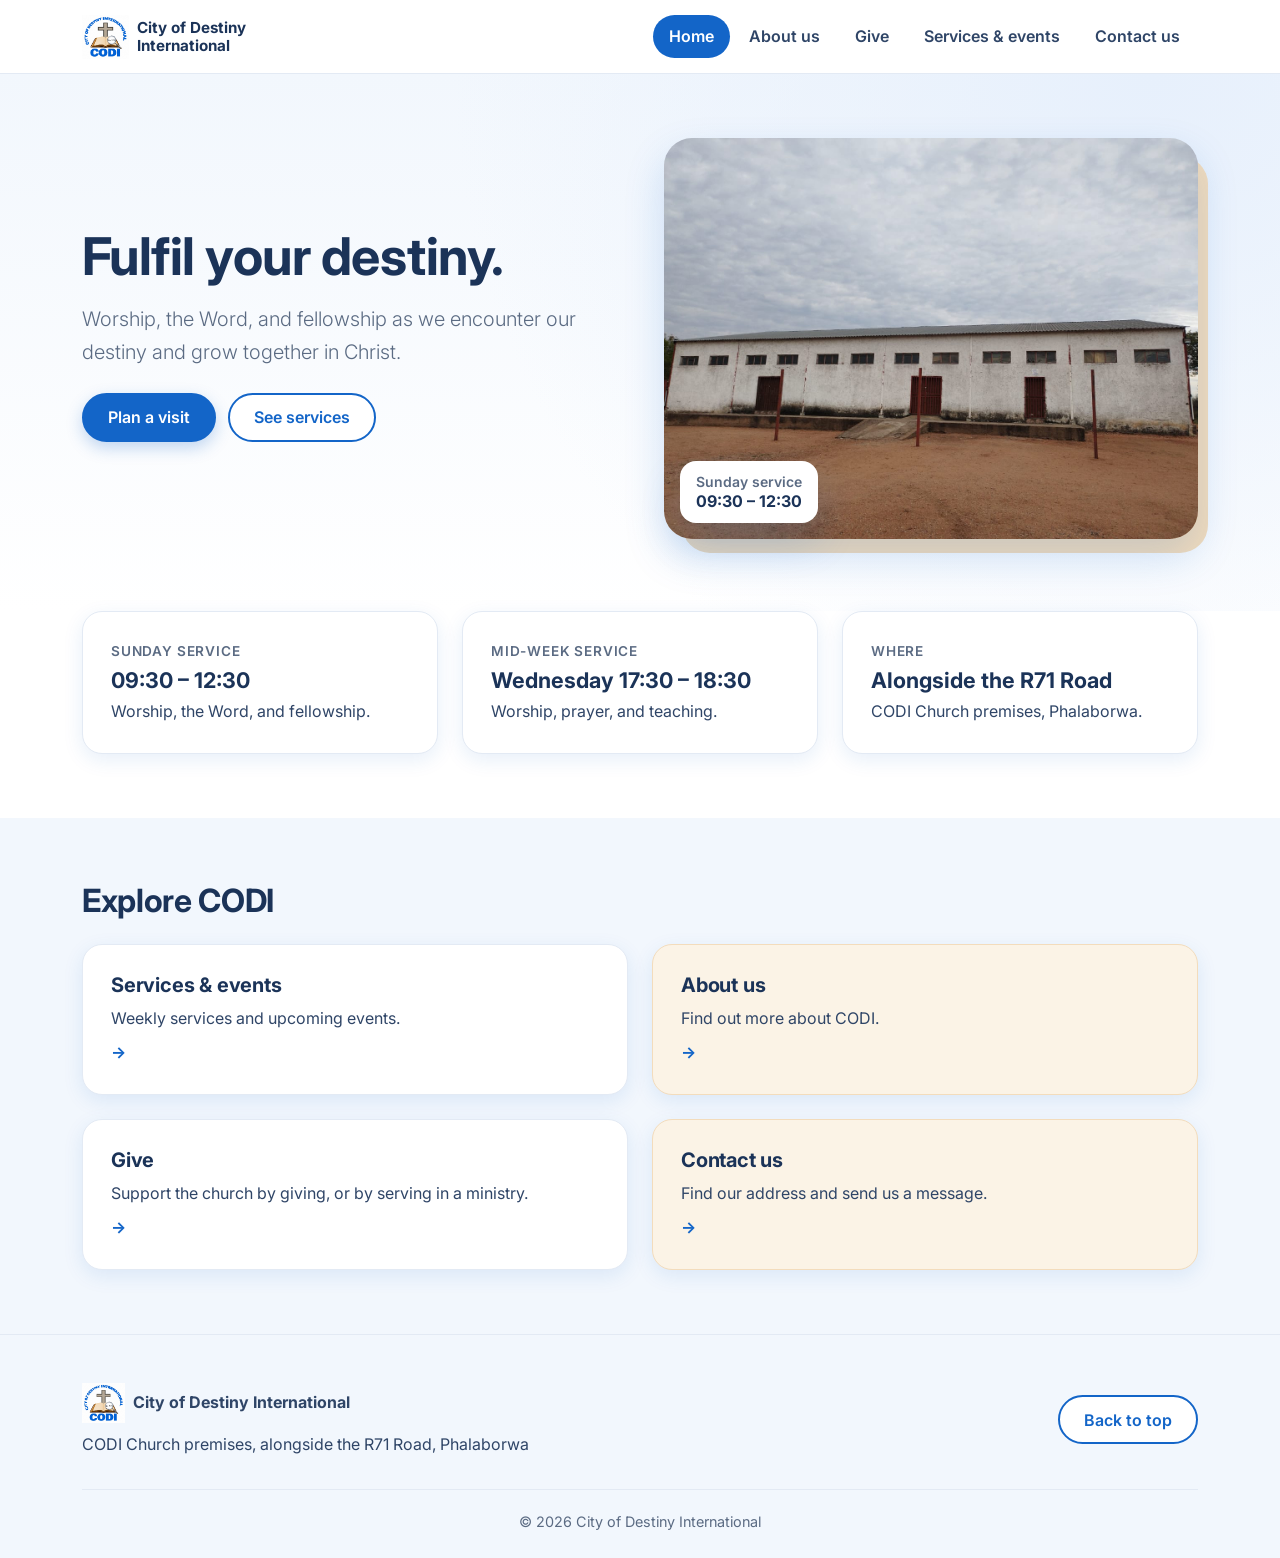
<file: index.html>
<!DOCTYPE html>
<!-- City of Destiny International (CODI) -->
<!-- File name: index.html -->
<html lang="en">

<head>
    <meta charset="utf-8">
    <meta name="viewport" content="width=device-width, initial-scale=1">
    <meta name="description"
        content="City of Destiny International (CODI) church in Phalaborwa: Sunday service time, how to give and how to find us.">
    <meta name="author" content="NN. Kgatla">
    <title>CODI &ndash; Home</title>
    <link rel="icon" href="images/logo.jpeg">
    <link rel="preconnect" href="https://fonts.googleapis.com">
    <link rel="preconnect" href="https://fonts.gstatic.com" crossorigin>
    <link rel="stylesheet"
        href="https://fonts.googleapis.com/css2?family=Inter:wght@400;500;600;700;800&amp;display=swap">
    <link rel="stylesheet" href="bootstrap/css/bootstrap.min.css">
    <link rel="stylesheet" href="css/codi.css">
</head>

<body>
    <a class="visually-hidden-focusable" href="#main">Skip to main content</a>

    <!-- Navigation -->
    <nav class="navbar navbar-expand-lg sticky-top codi-navbar">
        <div class="container">
            <a class="navbar-brand d-flex align-items-center" href="index.html">
                <img class="brand-logo me-2" src="images/logo.jpeg" alt="CODI Church logo" width="1302" height="1208">
                <span class="brand-name">City of Destiny International</span>
            </a>
            <button class="navbar-toggler" type="button" data-bs-toggle="collapse" data-bs-target="#main-nav"
                aria-controls="main-nav" aria-expanded="false" aria-label="Toggle navigation">
                <span class="navbar-toggler-icon"></span>
            </button>
            <div class="collapse navbar-collapse" id="main-nav">
                <ul class="navbar-nav ms-auto">
                    <li class="nav-item"><a class="nav-link active" aria-current="page" href="index.html">Home</a></li>
                    <li class="nav-item"><a class="nav-link" href="about.html">About us</a></li>
                    <li class="nav-item"><a class="nav-link" href="give.html">Give</a></li>
                    <li class="nav-item"><a class="nav-link" href="services.html">Services &amp; events</a></li>
                    <li class="nav-item"><a class="nav-link" href="contact.html">Contact us</a></li>
                </ul>
            </div>
        </div>
    </nav>

    <main id="main">
        <!-- Hero -->
        <section class="hero">
            <div class="container">
                <div class="row align-items-center g-5">

                    <div class="col-lg-6">
                        <h1 class="mb-3">Fulfil your destiny.</h1>
                        <p class="lead mb-4">
                            Worship, the Word, and fellowship as we encounter our destiny
                            and grow together in Christ.
                        </p>
                        <a class="btn btn-codi me-2 mb-2" href="contact.html">Plan a visit</a>
                        <a class="btn btn-codi-outline mb-2" href="services.html">See services</a>
                    </div>

                    <div class="col-lg-6">
                        <div class="hero-photo">
                            <img src="images/churchLocation.jpeg" alt="Outside view of CODI Church">
                            <div class="hero-chip">
                                <small>Sunday service</small>
                                <strong>09:30 &ndash; 12:30</strong>
                            </div>
                        </div>
                    </div>

                </div>
            </div>
        </section>

        <!-- Service times -->
        <section class="section pt-0">
            <div class="container">
                <div class="row g-4">

                    <div class="col-md-4">
                        <div class="card-soft">
                            <p class="info-label">Sunday service</p>
                            <p class="info-value">09:30 &ndash; 12:30</p>
                            <p class="mb-0">Worship, the Word, and fellowship.</p>
                        </div>
                    </div>

                    <div class="col-md-4">
                        <div class="card-soft">
                            <p class="info-label">Mid-week service</p>
                            <p class="info-value">Wednesday 17:30 &ndash; 18:30</p>
                            <p class="mb-0">Worship, prayer, and teaching.</p>
                        </div>
                    </div>

                    <div class="col-md-4">
                        <div class="card-soft">
                            <p class="info-label">Where</p>
                            <p class="info-value">Alongside the R71 Road</p>
                            <p class="mb-0">CODI Church premises, Phalaborwa.</p>
                        </div>
                    </div>

                </div>
            </div>
        </section>

        <!-- Quick links -->
        <section class="section section-alt">
            <div class="container">
                <h2 class="mb-4">Explore CODI</h2>
                <div class="row g-4">

                    <div class="col-md-6">
                        <article class="card-soft card-link">
                            <h3><a class="stretched-link" href="services.html">Services &amp; events</a></h3>
                            <p class="mb-0">Weekly services and upcoming events.</p>
                            <span class="arrow" aria-hidden="true">&rarr;</span>
                        </article>
                    </div>

                    <div class="col-md-6">
                        <article class="card-soft card-link card-cream">
                            <h3><a class="stretched-link" href="about.html">About us</a></h3>
                            <p class="mb-0">Find out more about CODI.</p>
                            <span class="arrow" aria-hidden="true">&rarr;</span>
                        </article>
                    </div>

                    <div class="col-md-6">
                        <article class="card-soft card-link">
                            <h3><a class="stretched-link" href="give.html">Give</a></h3>
                            <p class="mb-0">Support the church by giving, or by serving in a ministry.</p>
                            <span class="arrow" aria-hidden="true">&rarr;</span>
                        </article>
                    </div>

                    <div class="col-md-6">
                        <article class="card-soft card-link card-cream">
                            <h3><a class="stretched-link" href="contact.html">Contact us</a></h3>
                            <p class="mb-0">Find our address and send us a message.</p>
                            <span class="arrow" aria-hidden="true">&rarr;</span>
                        </article>
                    </div>

                </div>
            </div>
        </section>

    </main>

    <!-- Footer -->
    <footer class="codi-footer">
        <div class="container">
            <div class="row g-4 align-items-center">
                <div class="col-md-6">
                    <div class="d-flex align-items-center mb-2">
                        <img class="footer-logo me-2" src="images/logo.jpeg" alt="" width="1302" height="1208">
                        <strong>City of Destiny International</strong>
                    </div>
                    <address class="mb-0">CODI Church premises, alongside the R71 Road, Phalaborwa</address>
                </div>
                <div class="col-md-6 text-md-end">
                    <a class="btn btn-codi-outline" href="#main">Back to top</a>
                </div>
            </div>
            <p class="footer-note">&copy; 2026 City of Destiny International</p>
        </div>
    </footer>

    <script src="bootstrap/js/bootstrap.bundle.min.js"></script>
</body>

</html>
</file>
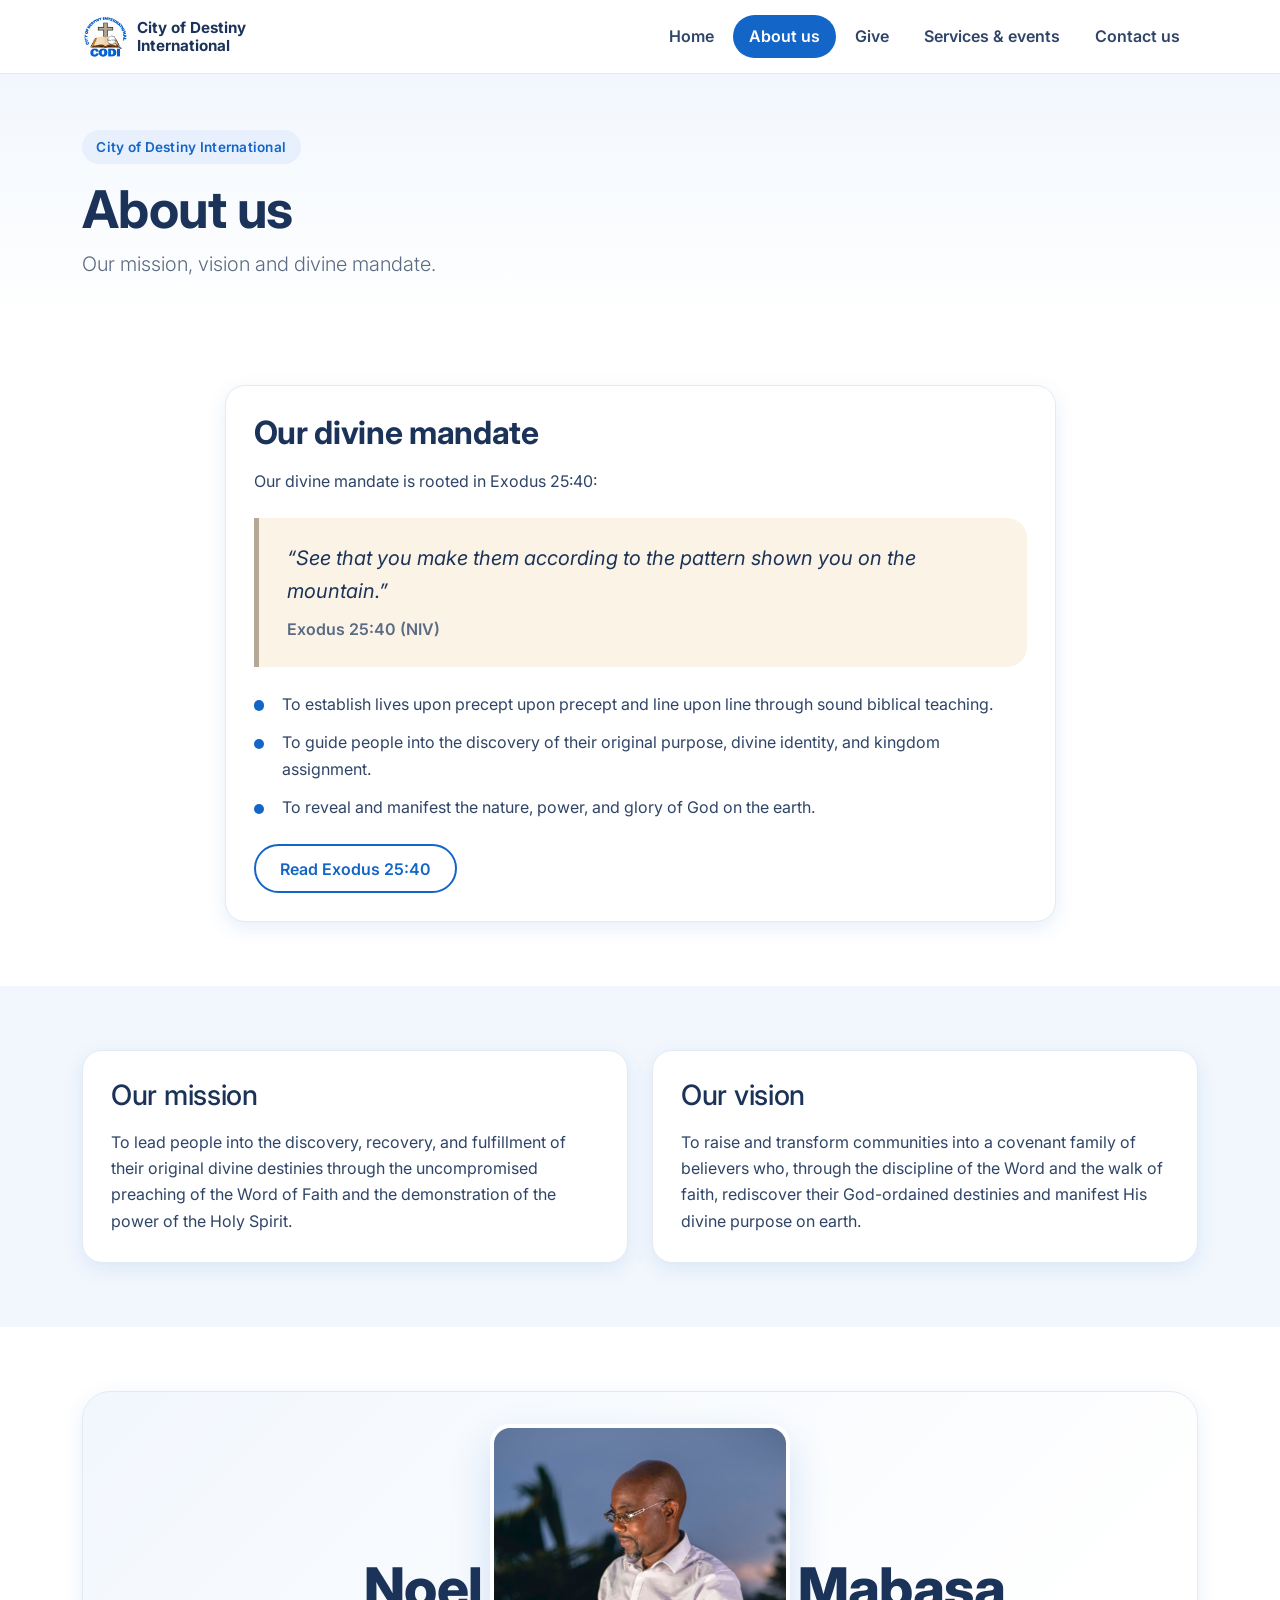
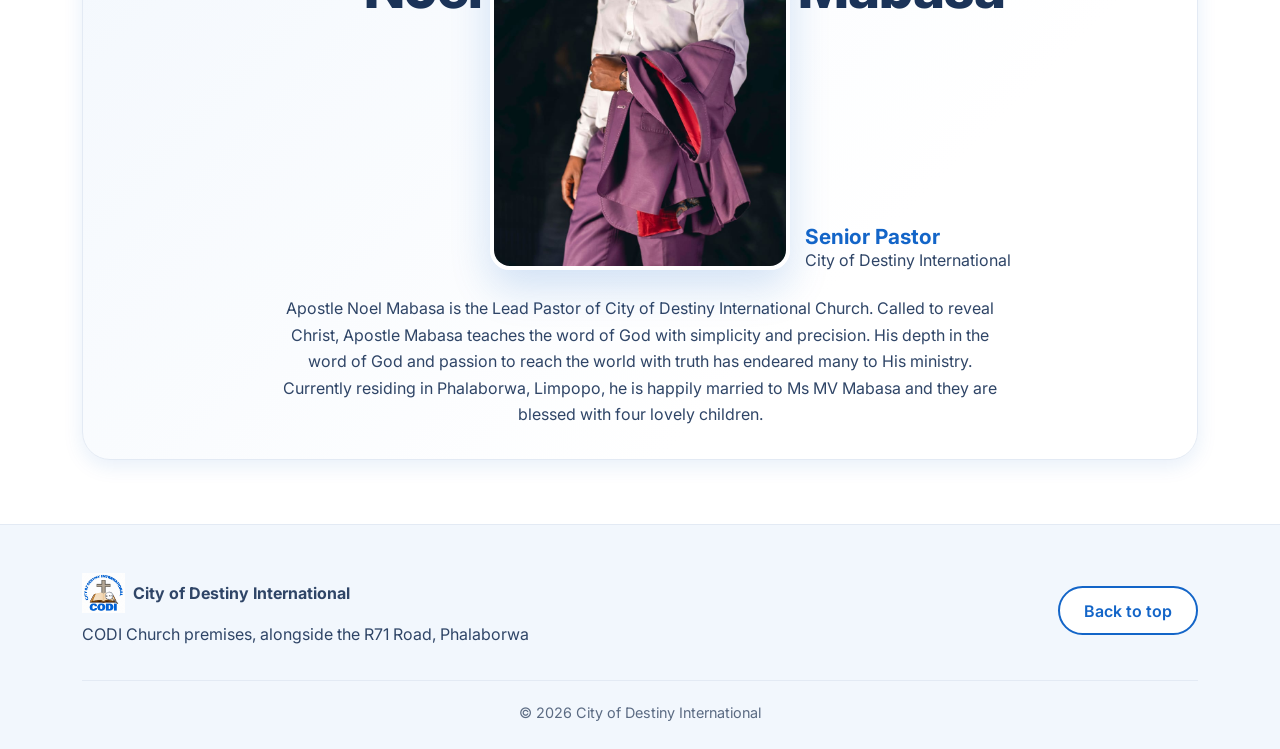
<file: about.html>
<!DOCTYPE html>
<!-- City of Destiny International (CODI) -->
<!-- File name: about.html -->
<html lang="en">

<head>
    <meta charset="utf-8">
    <meta name="viewport" content="width=device-width, initial-scale=1">
    <meta name="description"
        content="About City of Destiny International: our senior pastor, mission, vision and divine mandate.">
    <meta name="author" content="NN. Kgatla">
    <title>CODI &ndash; About us</title>
    <link rel="icon" href="images/logo.jpeg">
    <link rel="preconnect" href="https://fonts.googleapis.com">
    <link rel="preconnect" href="https://fonts.gstatic.com" crossorigin>
    <link rel="stylesheet"
        href="https://fonts.googleapis.com/css2?family=Inter:wght@400;500;600;700;800&amp;display=swap">
    <link rel="stylesheet" href="bootstrap/css/bootstrap.min.css">
    <link rel="stylesheet" href="css/codi.css">
</head>

<body>
    <a class="visually-hidden-focusable" href="#main">Skip to main content</a>

    <!-- Navigation -->
    <nav class="navbar navbar-expand-lg sticky-top codi-navbar">
        <div class="container">
            <a class="navbar-brand d-flex align-items-center" href="index.html">
                <img class="brand-logo me-2" src="images/logo.jpeg" alt="CODI Church logo" width="1302" height="1208">
                <span class="brand-name">City of Destiny International</span>
            </a>
            <button class="navbar-toggler" type="button" data-bs-toggle="collapse" data-bs-target="#main-nav"
                aria-controls="main-nav" aria-expanded="false" aria-label="Toggle navigation">
                <span class="navbar-toggler-icon"></span>
            </button>
            <div class="collapse navbar-collapse" id="main-nav">
                <ul class="navbar-nav ms-auto">
                    <li class="nav-item"><a class="nav-link" href="index.html">Home</a></li>
                    <li class="nav-item"><a class="nav-link active" aria-current="page" href="about.html">About us</a>
                    </li>
                    <li class="nav-item"><a class="nav-link" href="give.html">Give</a></li>
                    <li class="nav-item"><a class="nav-link" href="services.html">Services &amp; events</a></li>
                    <li class="nav-item"><a class="nav-link" href="contact.html">Contact us</a></li>
                </ul>
            </div>
        </div>
    </nav>

    <main id="main">
        <header class="page-hero">
            <div class="container">
                <span class="eyebrow">City of Destiny International</span>
                <h1>About us</h1>
                <p class="lead mb-0">Our mission, vision and divine mandate.</p>
            </div>
        </header>

        <!-- Divine mandate -->
        <section class="section" id="mandate">
            <div class="container">
                <div class="row justify-content-center">
                    <div class="col-lg-9">
                        <div class="card-soft">

                            <h2 class="mb-3">Our divine mandate</h2>
                            <p>Our divine mandate is rooted in Exodus 25:40:</p>

                            <figure class="quote-card">
                                <blockquote>
                                    &ldquo;See that you make them according to the pattern shown you on
                                    the mountain.&rdquo;
                                </blockquote>
                                <figcaption>Exodus 25:40 (NIV)</figcaption>
                            </figure>

                            <ul class="mandate-list">
                                <li>
                                    To establish lives upon precept upon precept and line upon line
                                    through sound biblical teaching.
                                </li>
                                <li>
                                    To guide people into the discovery of their original purpose,
                                    divine identity, and kingdom assignment.
                                </li>
                                <li>
                                    To reveal and manifest the nature, power, and glory of God on the earth.
                                </li>
                            </ul>

                            <a class="btn btn-codi-outline"
                                href="https://www.biblegateway.com/passage/?search=Exodus+25%3A40&amp;version=NIV"
                                target="_blank" rel="noopener">Read Exodus 25:40<span class="visually-hidden"> (opens in
                                    a new tab)</span></a>


                        </div>
                    </div>
                </div>
            </div>
        </section>

        <!-- Mission and vision -->
        <section class="section section-alt">
            <div class="container">
                <div class="row g-4">

                    <div class="col-md-6">
                        <section class="card-soft" id="mission">
                            <h2 class="h3 mb-3">Our mission</h2>
                            <p class="mb-0">
                                To lead people into the discovery, recovery, and fulfillment of their
                                original divine destinies through the uncompromised preaching of the
                                Word of Faith and the demonstration of the power of the Holy Spirit.
                            </p>
                        </section>
                    </div>

                    <div class="col-md-6">
                        <section class="card-soft" id="vision">
                            <h2 class="h3 mb-3">Our vision</h2>
                            <p class="mb-0">
                                To raise and transform communities into a covenant family of believers
                                who, through the discipline of the Word and the walk of faith,
                                rediscover their God-ordained destinies and manifest His divine
                                purpose on earth.
                            </p>
                        </section>
                    </div>

                </div>
            </div>
        </section>

        <!-- Senior pastor -->
        <section class="section">
            <div class="container">
                <div class="pastor-card" id="senior-pastor">

                    <div id="pastor-photo">
                        <h2>
                            <span id="pastor-first-name">Noel</span>
                            <span id="pastor-last-name">Mabasa</span>
                        </h2>

                        <img src="images/Pastor.jpeg" alt="Apostle Noel Mabasa, Senior Pastor of CODI Church">

                        <p id="pastor-title">
                            <strong>Senior Pastor</strong><br>
                            City of Destiny International
                        </p>
                    </div>

                    <p class="pastor-bio">
                        Apostle Noel Mabasa is the Lead Pastor of City of Destiny International Church.
                        Called to reveal Christ, Apostle Mabasa teaches the word of God with simplicity and precision.
                        His depth in the word of God and passion to reach the world with truth has endeared many to His
                        ministry. Currently residing in Phalaborwa, Limpopo, he is happily married to Ms MV Mabasa and
                        they are blessed with four lovely children.
                    </p>

                </div>
            </div>
        </section>

    </main>

    <!-- Footer -->
    <footer class="codi-footer">
        <div class="container">
            <div class="row g-4 align-items-center">
                <div class="col-md-6">
                    <div class="d-flex align-items-center mb-2">
                        <img class="footer-logo me-2" src="images/logo.jpeg" alt="" width="1302" height="1208">
                        <strong>City of Destiny International</strong>
                    </div>
                    <address class="mb-0">CODI Church premises, alongside the R71 Road, Phalaborwa</address>
                </div>
                <div class="col-md-6 text-md-end">
                    <a class="btn btn-codi-outline" href="#main">Back to top</a>
                </div>
            </div>
            <p class="footer-note">&copy; 2026 City of Destiny International</p>
        </div>
    </footer>

    <script src="bootstrap/js/bootstrap.bundle.min.js"></script>
</body>

</html>
</file>
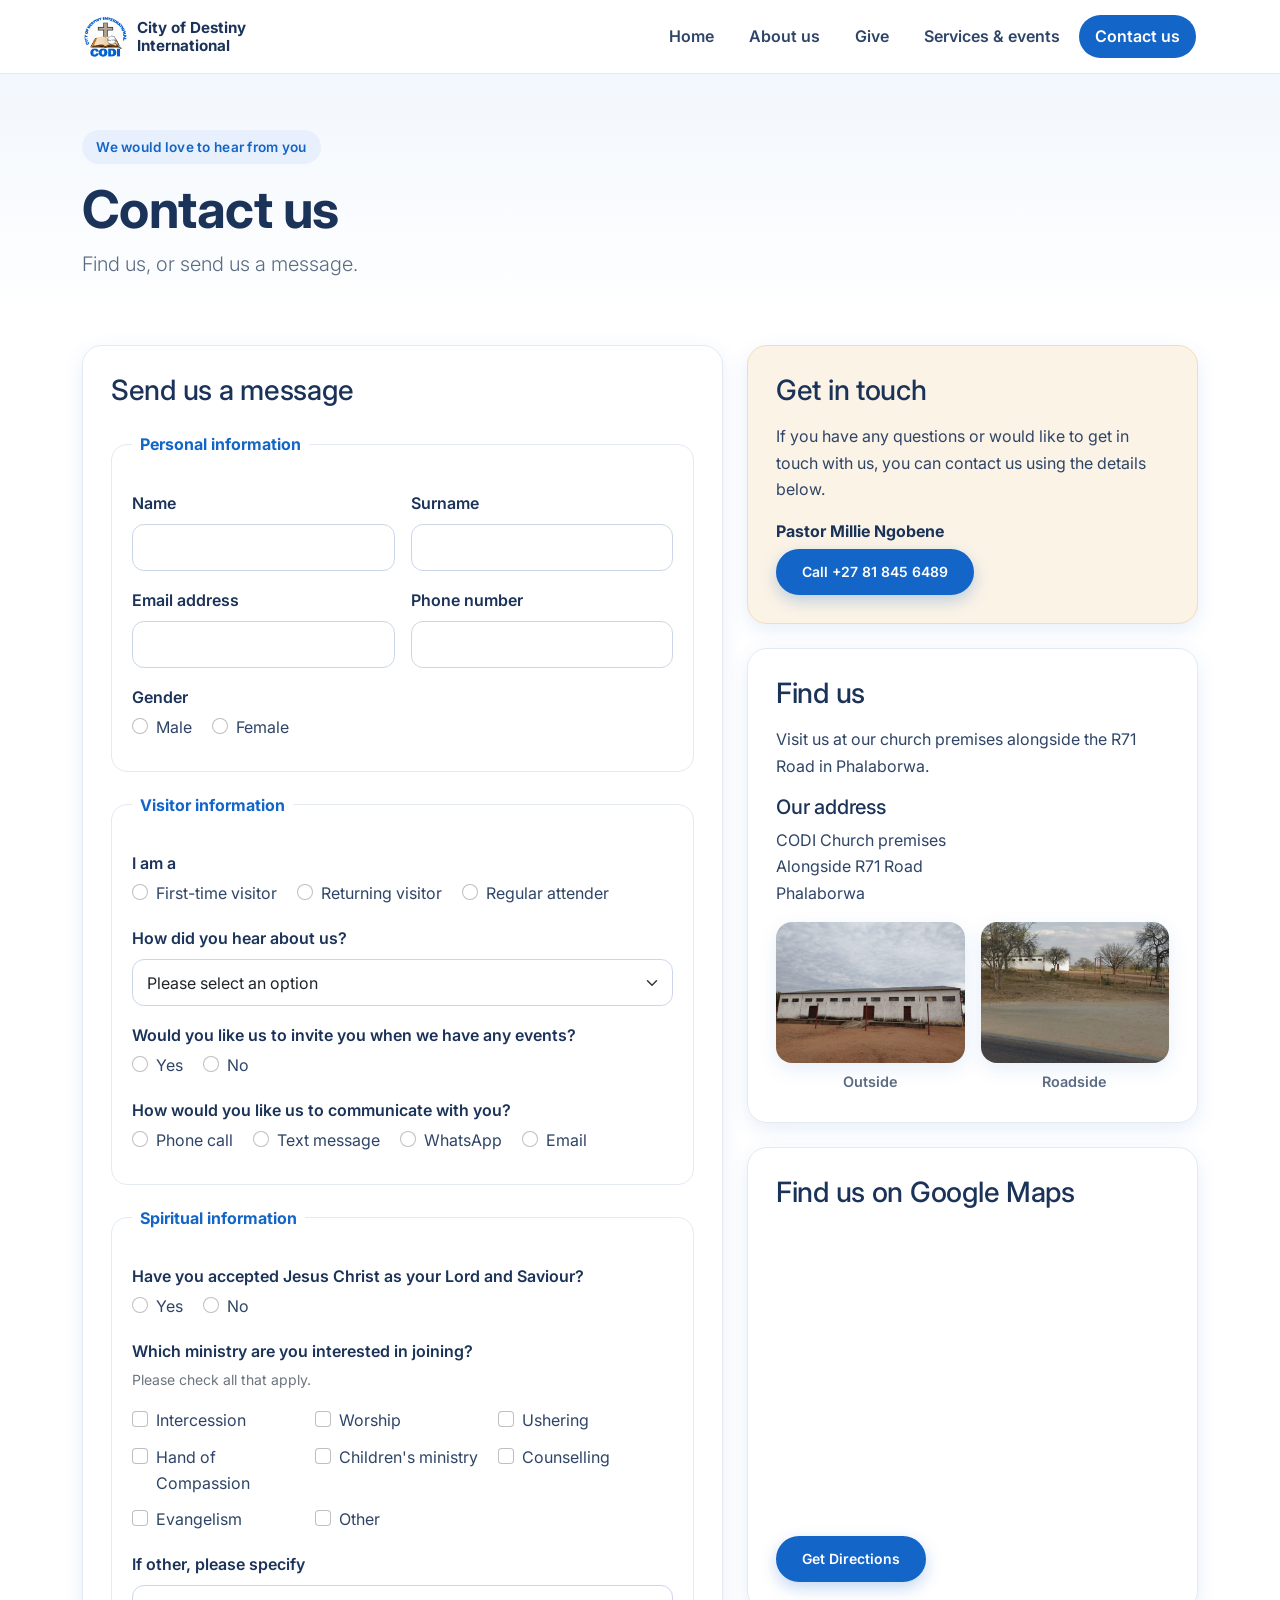
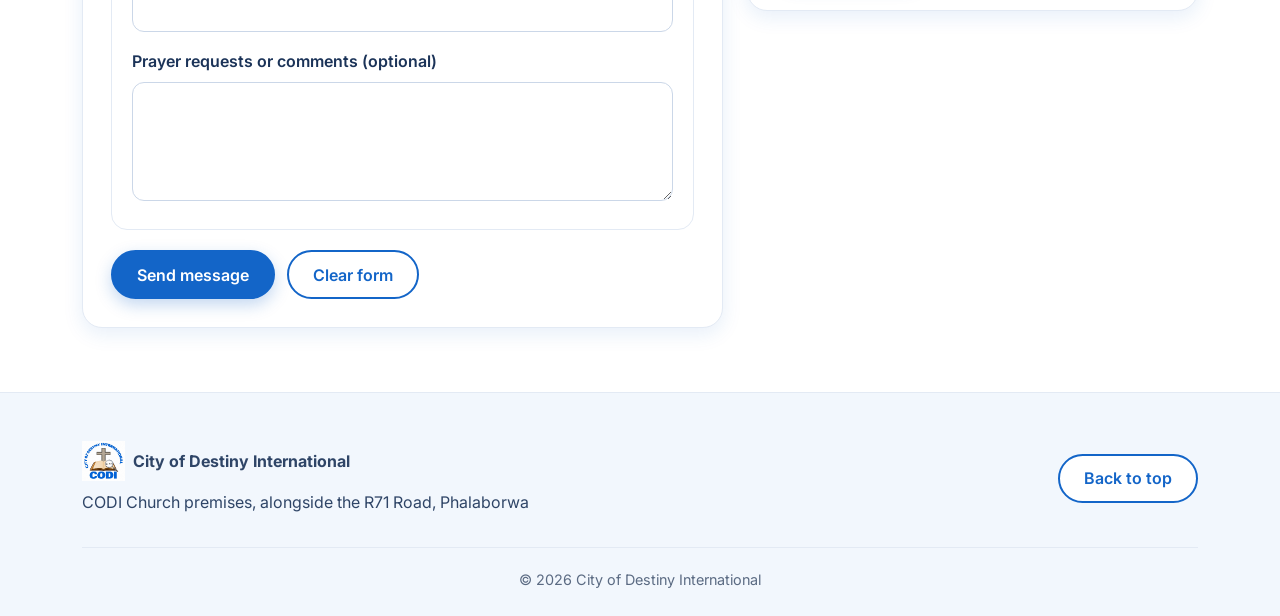
<file: contact.html>
<!DOCTYPE html>
<!-- City of Destiny International (CODI) -->
<!-- File name: contact.html -->
<html lang="en">

<head>
    <meta charset="utf-8">
    <meta name="viewport" content="width=device-width, initial-scale=1">
    <meta name="description" content="Find City of Destiny International in Phalaborwa and contact us using our form.">
    <meta name="author" content="NN. Kgatla">
    <title>CODI &ndash; Contact us</title>
    <link rel="icon" href="images/logo.jpeg">
    <link rel="preconnect" href="https://fonts.googleapis.com">
    <link rel="preconnect" href="https://fonts.gstatic.com" crossorigin>
    <link rel="stylesheet"
        href="https://fonts.googleapis.com/css2?family=Inter:wght@400;500;600;700;800&amp;display=swap">
    <link rel="stylesheet" href="bootstrap/css/bootstrap.min.css">
    <link rel="stylesheet" href="css/codi.css">
</head>

<body>
    <a class="visually-hidden-focusable" href="#main">Skip to main content</a>

    <!-- Navigation -->
    <nav class="navbar navbar-expand-lg sticky-top codi-navbar">
        <div class="container">
            <a class="navbar-brand d-flex align-items-center" href="index.html">
                <img class="brand-logo me-2" src="images/logo.jpeg" alt="CODI Church logo" width="1302" height="1208">
                <span class="brand-name">City of Destiny International</span>
            </a>
            <button class="navbar-toggler" type="button" data-bs-toggle="collapse" data-bs-target="#main-nav"
                aria-controls="main-nav" aria-expanded="false" aria-label="Toggle navigation">
                <span class="navbar-toggler-icon"></span>
            </button>
            <div class="collapse navbar-collapse" id="main-nav">
                <ul class="navbar-nav ms-auto">
                    <li class="nav-item"><a class="nav-link" href="index.html">Home</a></li>
                    <li class="nav-item"><a class="nav-link" href="about.html">About us</a></li>
                    <li class="nav-item"><a class="nav-link" href="give.html">Give</a></li>
                    <li class="nav-item"><a class="nav-link" href="services.html">Services &amp; events</a></li>
                    <li class="nav-item"><a class="nav-link active" aria-current="page" href="contact.html">Contact
                            us</a></li>
                </ul>
            </div>
        </div>
    </nav>

    <main id="main">
        <header class="page-hero">
            <div class="container">
                <span class="eyebrow">We would love to hear from you</span>
                <h1>Contact us</h1>
                <p class="lead mb-0">Find us, or send us a message.</p>
            </div>
        </header>

        <section class="section pt-4">
            <div class="container">
                <div class="row g-4">

                    <!-- Contact form -->
                    <div class="col-lg-7">
                        <div class="card-soft" id="form">
                            <h2 class="h3 mb-4">Send us a message</h2>

                            <form id="contact-form" method="get" action="success.html">

                                <fieldset class="form-section">
                                    <legend>Personal information</legend>
                                    <div class="row g-3 mb-3">
                                        <div class="col-sm-6">
                                            <label class="form-label" for="name">Name</label>
                                            <input class="form-control" type="text" id="name" name="name" required>
                                        </div>
                                        <div class="col-sm-6">
                                            <label class="form-label" for="surname">Surname</label>
                                            <input class="form-control" type="text" id="surname" name="surname"
                                                required>
                                        </div>
                                        <div class="col-sm-6">
                                            <label class="form-label" for="email">Email address</label>
                                            <input class="form-control" type="email" id="email" name="email" required>
                                        </div>
                                        <div class="col-sm-6">
                                            <label class="form-label" for="phone">Phone number</label>
                                            <input class="form-control" type="tel" id="phone" name="phone" required>
                                        </div>
                                        <div class="col-12">
                                            <p class="form-label mb-1">Gender</p>
                                            <div class="form-check form-check-inline">
                                                <input class="form-check-input" type="radio" id="male" name="gender"
                                                    value="male" required>
                                                <label class="form-check-label" for="male">Male</label>
                                            </div>
                                            <div class="form-check form-check-inline">
                                                <input class="form-check-input" type="radio" id="female" name="gender"
                                                    value="female">
                                                <label class="form-check-label" for="female">Female</label>
                                            </div>
                                        </div>
                                    </div>
                                </fieldset>

                                <fieldset class="form-section">
                                    <legend>Visitor information</legend>
                                    <div class="mb-3">
                                        <p class="form-label mb-1">I am a</p>
                                        <div class="form-check form-check-inline">
                                            <input class="form-check-input" type="radio" id="first-visitor"
                                                name="visitor-type" value="first-time" required>
                                            <label class="form-check-label" for="first-visitor">First-time
                                                visitor</label>
                                        </div>
                                        <div class="form-check form-check-inline">
                                            <input class="form-check-input" type="radio" id="returning-visitor"
                                                name="visitor-type" value="returning">
                                            <label class="form-check-label" for="returning-visitor">Returning
                                                visitor</label>
                                        </div>
                                        <div class="form-check form-check-inline">
                                            <input class="form-check-input" type="radio" id="regular-attender"
                                                name="visitor-type" value="regular">
                                            <label class="form-check-label" for="regular-attender">Regular
                                                attender</label>
                                        </div>
                                    </div>
                                    <div class="mb-3">
                                        <label class="form-label" for="heard-about">How did you hear about us?</label>
                                        <select class="form-select" id="heard-about" name="heard-about" required>
                                            <option value="">Please select an option</option>
                                            <option value="friend-family">Friend or family</option>
                                            <option value="social-media">Social media</option>
                                            <option value="church-member">Church member</option>
                                            <option value="church-event">Church event</option>
                                            <option value="search-engine">Search engine</option>
                                            <option value="other">Other</option>
                                        </select>
                                    </div>
                                    <div class="mb-3">
                                        <p class="form-label mb-1">Would you like us to invite you when we have any
                                            events?</p>
                                        <div class="form-check form-check-inline">
                                            <input class="form-check-input" type="radio" id="invite-yes"
                                                name="event-invitation" value="yes" required>
                                            <label class="form-check-label" for="invite-yes">Yes</label>
                                        </div>
                                        <div class="form-check form-check-inline">
                                            <input class="form-check-input" type="radio" id="invite-no"
                                                name="event-invitation" value="no">
                                            <label class="form-check-label" for="invite-no">No</label>
                                        </div>
                                    </div>
                                    <div class="mb-3">
                                        <p class="form-label mb-1">How would you like us to communicate with you?</p>
                                        <div class="form-check form-check-inline">
                                            <input class="form-check-input" type="radio" id="phone-call"
                                                name="communication" value="phone-call" required>
                                            <label class="form-check-label" for="phone-call">Phone call</label>
                                        </div>
                                        <div class="form-check form-check-inline">
                                            <input class="form-check-input" type="radio" id="text-message"
                                                name="communication" value="text-message">
                                            <label class="form-check-label" for="text-message">Text message</label>
                                        </div>
                                        <div class="form-check form-check-inline">
                                            <input class="form-check-input" type="radio" id="whatsapp"
                                                name="communication" value="whatsapp">
                                            <label class="form-check-label" for="whatsapp">WhatsApp</label>
                                        </div>
                                        <div class="form-check form-check-inline">
                                            <input class="form-check-input" type="radio" id="communication-email"
                                                name="communication" value="email">
                                            <label class="form-check-label" for="communication-email">Email</label>
                                        </div>
                                    </div>
                                </fieldset>

                                <fieldset class="form-section">
                                    <legend>Spiritual information</legend>
                                    <div class="mb-3">
                                        <p class="form-label mb-1">Have you accepted Jesus Christ as your Lord and
                                            Saviour?</p>
                                        <div class="form-check form-check-inline">
                                            <input class="form-check-input" type="radio" id="accepted-yes"
                                                name="accepted-jesus" value="yes" required>
                                            <label class="form-check-label" for="accepted-yes">Yes</label>
                                        </div>
                                        <div class="form-check form-check-inline">
                                            <input class="form-check-input" type="radio" id="accepted-no"
                                                name="accepted-jesus" value="no">
                                            <label class="form-check-label" for="accepted-no">No</label>
                                        </div>
                                    </div>
                                    <div class="mb-3">
                                        <p class="form-label mb-1">Which ministry are you interested in joining?</p>
                                        <p class="text-muted small">Please check all that apply.</p>
                                        <div class="row g-2">
                                            <div class="col-sm-6 col-lg-4">
                                                <div class="form-check">
                                                    <input class="form-check-input" type="checkbox" id="intercession"
                                                        name="ministry" value="intercession">
                                                    <label class="form-check-label"
                                                        for="intercession">Intercession</label>
                                                </div>
                                            </div>
                                            <div class="col-sm-6 col-lg-4">
                                                <div class="form-check">
                                                    <input class="form-check-input" type="checkbox" id="worship"
                                                        name="ministry" value="worship">
                                                    <label class="form-check-label" for="worship">Worship</label>
                                                </div>
                                            </div>
                                            <div class="col-sm-6 col-lg-4">
                                                <div class="form-check">
                                                    <input class="form-check-input" type="checkbox" id="ushering"
                                                        name="ministry" value="ushering">
                                                    <label class="form-check-label" for="ushering">Ushering</label>
                                                </div>
                                            </div>
                                            <div class="col-sm-6 col-lg-4">
                                                <div class="form-check">
                                                    <input class="form-check-input" type="checkbox" id="compassion"
                                                        name="ministry" value="hand-of-compassion">
                                                    <label class="form-check-label" for="compassion">Hand of
                                                        Compassion</label>
                                                </div>
                                            </div>
                                            <div class="col-sm-6 col-lg-4">
                                                <div class="form-check">
                                                    <input class="form-check-input" type="checkbox"
                                                        id="childrens-ministry" name="ministry"
                                                        value="childrens-ministry">
                                                    <label class="form-check-label" for="childrens-ministry">Children's
                                                        ministry</label>
                                                </div>
                                            </div>
                                            <div class="col-sm-6 col-lg-4">
                                                <div class="form-check">
                                                    <input class="form-check-input" type="checkbox" id="counselling"
                                                        name="ministry" value="counselling">
                                                    <label class="form-check-label"
                                                        for="counselling">Counselling</label>
                                                </div>
                                            </div>
                                            <div class="col-sm-6 col-lg-4">
                                                <div class="form-check">
                                                    <input class="form-check-input" type="checkbox" id="evangelism"
                                                        name="ministry" value="evangelism">
                                                    <label class="form-check-label" for="evangelism">Evangelism</label>
                                                </div>
                                            </div>
                                            <div class="col-sm-6 col-lg-4">
                                                <div class="form-check">
                                                    <input class="form-check-input" type="checkbox" id="other-ministry"
                                                        name="ministry" value="other">
                                                    <label class="form-check-label" for="other-ministry">Other</label>
                                                </div>
                                            </div>
                                        </div>
                                        <div class="mt-3">
                                            <label class="form-label" for="other-ministry-name">If other, please
                                                specify</label>
                                            <input class="form-control" type="text" id="other-ministry-name"
                                                name="other-ministry-name">
                                        </div>
                                    </div>
                                    <div class="mb-3">
                                        <label class="form-label" for="prayer-comments">Prayer requests or comments
                                            (optional)</label>
                                        <textarea class="form-control" id="prayer-comments" name="prayer-comments"
                                            rows="4"></textarea>
                                    </div>
                                </fieldset>

                                <div class="form-actions">
                                    <button class="btn btn-codi" type="submit" id="submit-contact">Send message</button>
                                    <button class="btn btn-codi-outline" type="reset" id="clear-contact">Clear
                                        form</button>
                                </div>

                            </form>
                        </div>
                    </div>

                    <!-- Find us + get in touch -->
                    <div class="col-lg-5">
                        <div class="row g-4">

                            <div class="col-12">
                                <section class="card-soft card-cream" id="get-in-touch">
                                    <h2 class="h3 mb-3">Get in touch</h2>
                                    <p>
                                        If you have any questions or would like to get in touch
                                        with us, you can contact us using the details below.
                                    </p>
                                    <p class="person">Pastor Millie Ngobene</p>
                                    <a class="btn btn-codi btn-sm" href="tel:+27818456489">
                                        Call +27 81 845 6489
                                    </a>
                                </section>
                            </div>

                            <div class="col-12">
                                <section class="card-soft" id="find-us">
                                    <h2 class="h3 mb-3">Find us</h2>
                                    <p>
                                        Visit us at our church premises alongside the R71 Road in
                                        Phalaborwa.
                                    </p>
                                    <h3 class="h5">Our address</h3>
                                    <address>
                                        CODI Church premises<br>
                                        Alongside R71 Road<br>
                                        Phalaborwa
                                    </address>

                                    <div class="row g-3">
                                        <div class="col-6 col-lg-12 col-xl-6">
                                            <figure class="mb-0">
                                                <img class="photo-tile" src="images/churchLocation.jpeg"
                                                    alt="Outside view of CODI Church" loading="lazy">
                                                <figcaption class="photo-caption">Outside</figcaption>
                                            </figure>
                                        </div>

                                        <div class="col-6 col-lg-12 col-xl-6">
                                            <figure class="mb-0">
                                                <img class="photo-tile" src="images/churchLocation1.jpeg"
                                                    alt="Roadside view of CODI Church" loading="lazy">
                                                <figcaption class="photo-caption">Roadside</figcaption>
                                            </figure>
                                        </div>
                                    </div>
                                </section>
                            </div>

                            <!-- Google Maps -->
                            <div class="col-12">
                                <section class="card-soft" id="location-map">
                                    <h2 class="h3 mb-3">Find us on Google Maps</h2>

                                    <div class="ratio ratio-4x3 overflow-hidden rounded-4">
                                        <iframe
                                            src="https://www.google.com/maps/embed?pb=!1m17!1m12!1m3!1d1835.977519678059!2d31.072750812019464!3d-23.92311980949425!2m3!1f0!2f0!3f0!3m2!1i1024!2i768!4f13.1!3m2!1m1!2s!5e0!3m2!1sen!2sza!4v1795849967239!5m2!1sen!2sza"
                                            width="100%" height="450" style="border: 0;" allowfullscreen loading="lazy"
                                            referrerpolicy="strict-origin-when-cross-origin"
                                            title="CODI Church location on Google Maps">
                                        </iframe>
                                    </div>

                                    <div class="mt-3">
                                        <a href="https://maps.app.goo.gl/2T6ipUKSsZJwawtu8?g_st=ac" target="_blank"
                                            rel="noopener noreferrer" class="btn btn-codi btn-sm">
                                            Get Directions
                                        </a>
                                    </div>
                                </section>
                            </div>

                        </div>
                    </div>

                </div>
            </div>
        </section>

    </main>

    <!-- Footer -->
    <footer class="codi-footer">
        <div class="container">
            <div class="row g-4 align-items-center">
                <div class="col-md-6">
                    <div class="d-flex align-items-center mb-2">
                        <img class="footer-logo me-2" src="images/logo.jpeg" alt="" width="1302" height="1208">
                        <strong>City of Destiny International</strong>
                    </div>
                    <address class="mb-0">CODI Church premises, alongside the R71 Road, Phalaborwa</address>
                </div>
                <div class="col-md-6 text-md-end">
                    <a class="btn btn-codi-outline" href="#main">Back to top</a>
                </div>
            </div>
            <p class="footer-note">&copy; 2026 City of Destiny International</p>
        </div>
    </footer>

    <script src="bootstrap/js/bootstrap.bundle.min.js"></script>
</body>

</html>
</file>
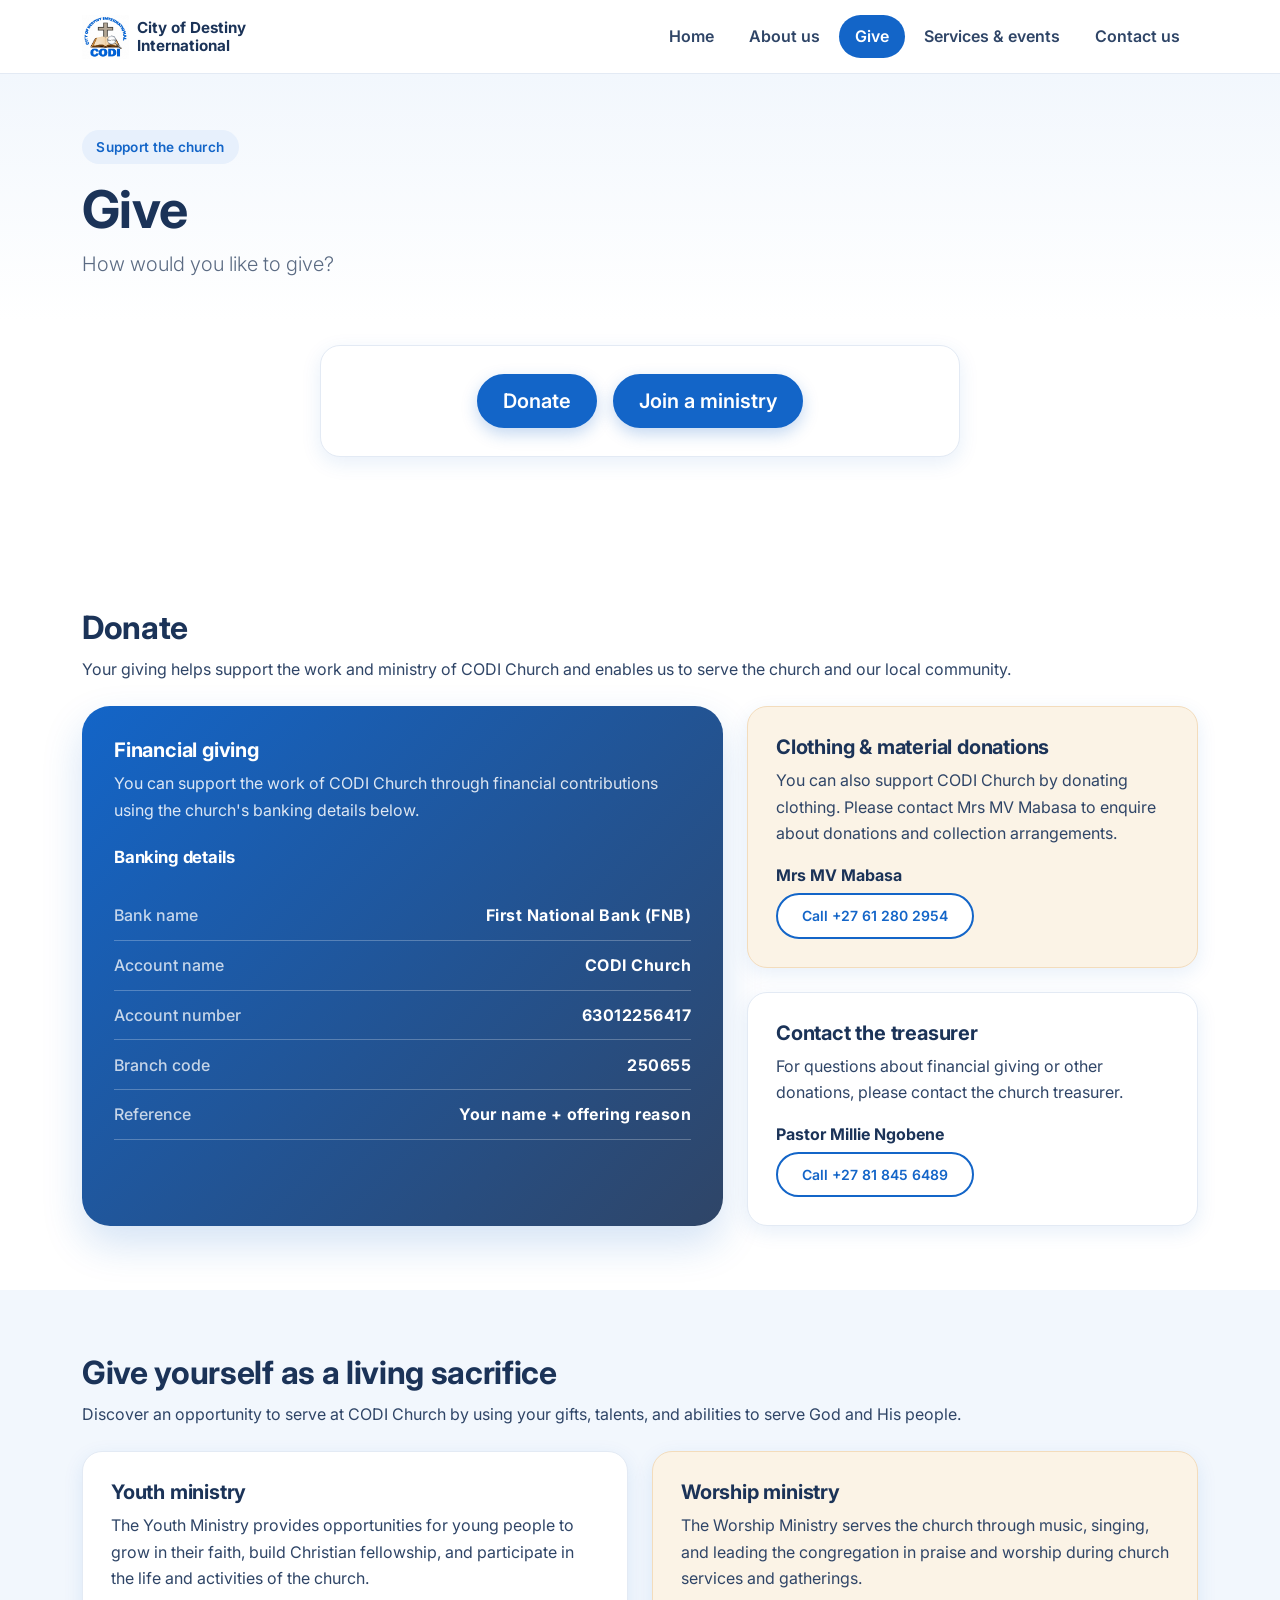
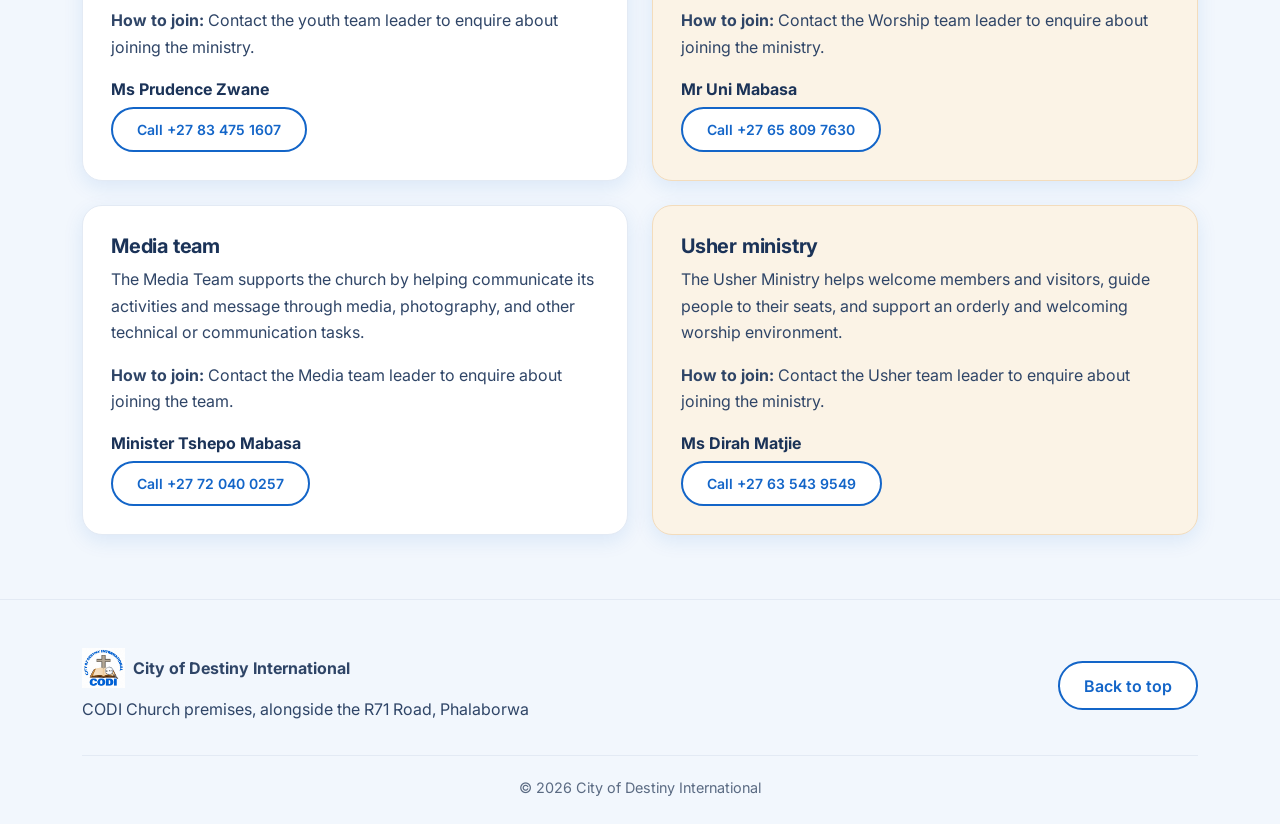
<file: give.html>
<!DOCTYPE html>
<!-- City of Destiny International (CODI) -->
<!-- File name: give.html -->
<html lang="en">

<head>
    <meta charset="utf-8">
    <meta name="viewport" content="width=device-width, initial-scale=1">
    <meta name="description"
        content="Give to City of Destiny International: banking details, clothing and material donations, and ministries you can join.">
    <meta name="author" content="NN. Kgatla">
    <title>CODI &ndash; Give</title>
    <link rel="icon" href="images/logo.jpeg">
    <link rel="preconnect" href="https://fonts.googleapis.com">
    <link rel="preconnect" href="https://fonts.gstatic.com" crossorigin>
    <link rel="stylesheet"
        href="https://fonts.googleapis.com/css2?family=Inter:wght@400;500;600;700;800&amp;display=swap">
    <link rel="stylesheet" href="bootstrap/css/bootstrap.min.css">
    <link rel="stylesheet" href="css/codi.css">
</head>

<body>
    <a class="visually-hidden-focusable" href="#main">Skip to main content</a>

    <!-- Navigation -->
    <nav class="navbar navbar-expand-lg sticky-top codi-navbar">
        <div class="container">
            <a class="navbar-brand d-flex align-items-center" href="index.html">
                <img class="brand-logo me-2" src="images/logo.jpeg" alt="CODI Church logo" width="1302" height="1208">
                <span class="brand-name">City of Destiny International</span>
            </a>
            <button class="navbar-toggler" type="button" data-bs-toggle="collapse" data-bs-target="#main-nav"
                aria-controls="main-nav" aria-expanded="false" aria-label="Toggle navigation">
                <span class="navbar-toggler-icon"></span>
            </button>
            <div class="collapse navbar-collapse" id="main-nav">
                <ul class="navbar-nav ms-auto">
                    <li class="nav-item"><a class="nav-link" href="index.html">Home</a></li>
                    <li class="nav-item"><a class="nav-link" href="about.html">About us</a></li>
                    <li class="nav-item"><a class="nav-link active" aria-current="page" href="give.html">Give</a></li>
                    <li class="nav-item"><a class="nav-link" href="services.html">Services &amp; events</a></li>
                    <li class="nav-item"><a class="nav-link" href="contact.html">Contact us</a></li>
                </ul>
            </div>
        </div>
    </nav>

    <main id="main">
        <header class="page-hero">
            <div class="container">
                <span class="eyebrow">Support the church</span>
                <h1>Give</h1>
                <p class="lead mb-0">How would you like to give?</p>
            </div>
        </header>

        <!-- Options -->
        <section class="section pt-4">
            <div class="container">
                <div class="card-soft give-actions mx-auto">
                    <a class="btn btn-codi btn-lg" href="#donate">Donate</a>
                    <a class="btn btn-codi btn-lg" href="#join-ministry">Join a ministry</a>
                </div>
            </div>
        </section>


        <!-- Donate -->
        <section class="section mt-4" id="donate">
            <div class="container">
                <h2 class="mb-2">Donate</h2>
                <p class="mb-4">
                    Your giving helps support the work and ministry of CODI Church
                    and enables us to serve the church and our local community.
                </p>

                <div class="row g-4">

                    <div class="col-lg-7">
                        <section class="bank-card" id="financial-giving">
                            <h3>Financial giving</h3>
                            <p>
                                You can support the work of CODI Church through financial
                                contributions using the church's banking details below.
                            </p>
                            <h4 class="mt-4 mb-0">Banking details</h4>
                            <dl class="bank-details mb-0">
                                <div class="bank-row">
                                    <dt>Bank name</dt>
                                    <dd>First National Bank (FNB)</dd>
                                </div>
                                <div class="bank-row">
                                    <dt>Account name</dt>
                                    <dd>CODI Church</dd>
                                </div>
                                <div class="bank-row">
                                    <dt>Account number</dt>
                                    <dd>63012256417</dd>
                                </div>
                                <div class="bank-row">
                                    <dt>Branch code</dt>
                                    <dd>250655</dd>
                                </div>
                                <div class="bank-row">
                                    <dt>Reference</dt>
                                    <dd>Your name + offering reason</dd>
                                </div>
                            </dl>
                        </section>
                    </div>

                    <div class="col-lg-5">
                        <div class="row g-4">

                            <div class="col-12">
                                <section class="card-soft card-cream" id="material-donations">
                                    <h3>Clothing &amp; material donations</h3>
                                    <p>
                                        You can also support CODI Church by donating clothing.
                                        Please contact Mrs MV Mabasa to enquire about donations
                                        and collection arrangements.
                                    </p>
                                    <p class="person">Mrs MV Mabasa</p>
                                    <a class="btn btn-codi-outline btn-sm" href="tel:+27612802954">Call +27 61 280
                                        2954</a>
                                </section>
                            </div>

                            <div class="col-12">
                                <section class="card-soft" id="treasurer-contact">
                                    <h3>Contact the treasurer</h3>
                                    <p>
                                        For questions about financial giving or other donations,
                                        please contact the church treasurer.
                                    </p>
                                    <p class="person">Pastor Millie Ngobene</p>
                                    <a class="btn btn-codi-outline btn-sm" href="tel:+27818456489">Call +27 81 845
                                        6489</a>
                                </section>
                            </div>

                        </div>
                    </div>

                </div>
            </div>
        </section>

        <!-- Ministries -->
        <section class="section section-alt" id="join-ministry">
            <div class="container">
                <h2 class="mb-2">Give yourself as a living sacrifice</h2>
                <p class="mb-4">
                    Discover an opportunity to serve at CODI Church by using your gifts,
                    talents, and abilities to serve God and His people.
                </p>

                <div class="row g-4">
                    <div class="col-md-6">
                        <article class="card-soft" id="youth-ministry">
                            <h3>Youth ministry</h3>
                            <p>The Youth Ministry provides opportunities for young people to grow in their faith, build
                                Christian fellowship, and participate in the life and activities of the church.</p>
                            <p><strong>How to join:</strong> Contact the youth team leader to enquire about joining the
                                ministry.</p>
                            <p class="person">Ms Prudence Zwane</p>
                            <a class="btn btn-codi-outline btn-sm" href="tel:+27834751607">Call +27 83 475 1607</a>
                        </article>
                    </div>
                    <div class="col-md-6">
                        <article class="card-soft card-cream" id="worship-ministry">
                            <h3>Worship ministry</h3>
                            <p>The Worship Ministry serves the church through music, singing, and leading the
                                congregation in praise and worship during church services and gatherings.</p>
                            <p><strong>How to join:</strong> Contact the Worship team leader to enquire about joining
                                the ministry.</p>
                            <p class="person">Mr Uni Mabasa</p>
                            <a class="btn btn-codi-outline btn-sm" href="tel:+27658097630">Call +27 65 809 7630</a>
                        </article>
                    </div>
                    <div class="col-md-6">
                        <article class="card-soft" id="media-team">
                            <h3>Media team</h3>
                            <p>The Media Team supports the church by helping communicate its activities and message
                                through media, photography, and other technical or communication tasks.</p>
                            <p><strong>How to join:</strong> Contact the Media team leader to enquire about joining the
                                team.</p>
                            <p class="person">Minister Tshepo Mabasa</p>
                            <a class="btn btn-codi-outline btn-sm" href="tel:+27720400257">Call +27 72 040 0257</a>
                        </article>
                    </div>
                    <div class="col-md-6">
                        <article class="card-soft card-cream" id="usher-ministry">
                            <h3>Usher ministry</h3>
                            <p>The Usher Ministry helps welcome members and visitors, guide people to their seats, and
                                support an orderly and welcoming worship environment.</p>
                            <p><strong>How to join:</strong> Contact the Usher team leader to enquire about joining the
                                ministry.</p>
                            <p class="person">Ms Dirah Matjie</p>
                            <a class="btn btn-codi-outline btn-sm" href="tel:+27635439549">Call +27 63 543 9549</a>
                        </article>
                    </div>
                </div>
            </div>
        </section>

    </main>

    <!-- Footer -->
    <footer class="codi-footer">
        <div class="container">
            <div class="row g-4 align-items-center">
                <div class="col-md-6">
                    <div class="d-flex align-items-center mb-2">
                        <img class="footer-logo me-2" src="images/logo.jpeg" alt="" width="1302" height="1208">
                        <strong>City of Destiny International</strong>
                    </div>
                    <address class="mb-0">CODI Church premises, alongside the R71 Road, Phalaborwa</address>
                </div>
                <div class="col-md-6 text-md-end">
                    <a class="btn btn-codi-outline" href="#main">Back to top</a>
                </div>
            </div>
            <p class="footer-note">&copy; 2026 City of Destiny International</p>
        </div>
    </footer>

    <script src="bootstrap/js/bootstrap.bundle.min.js"></script>
</body>

</html>
</file>
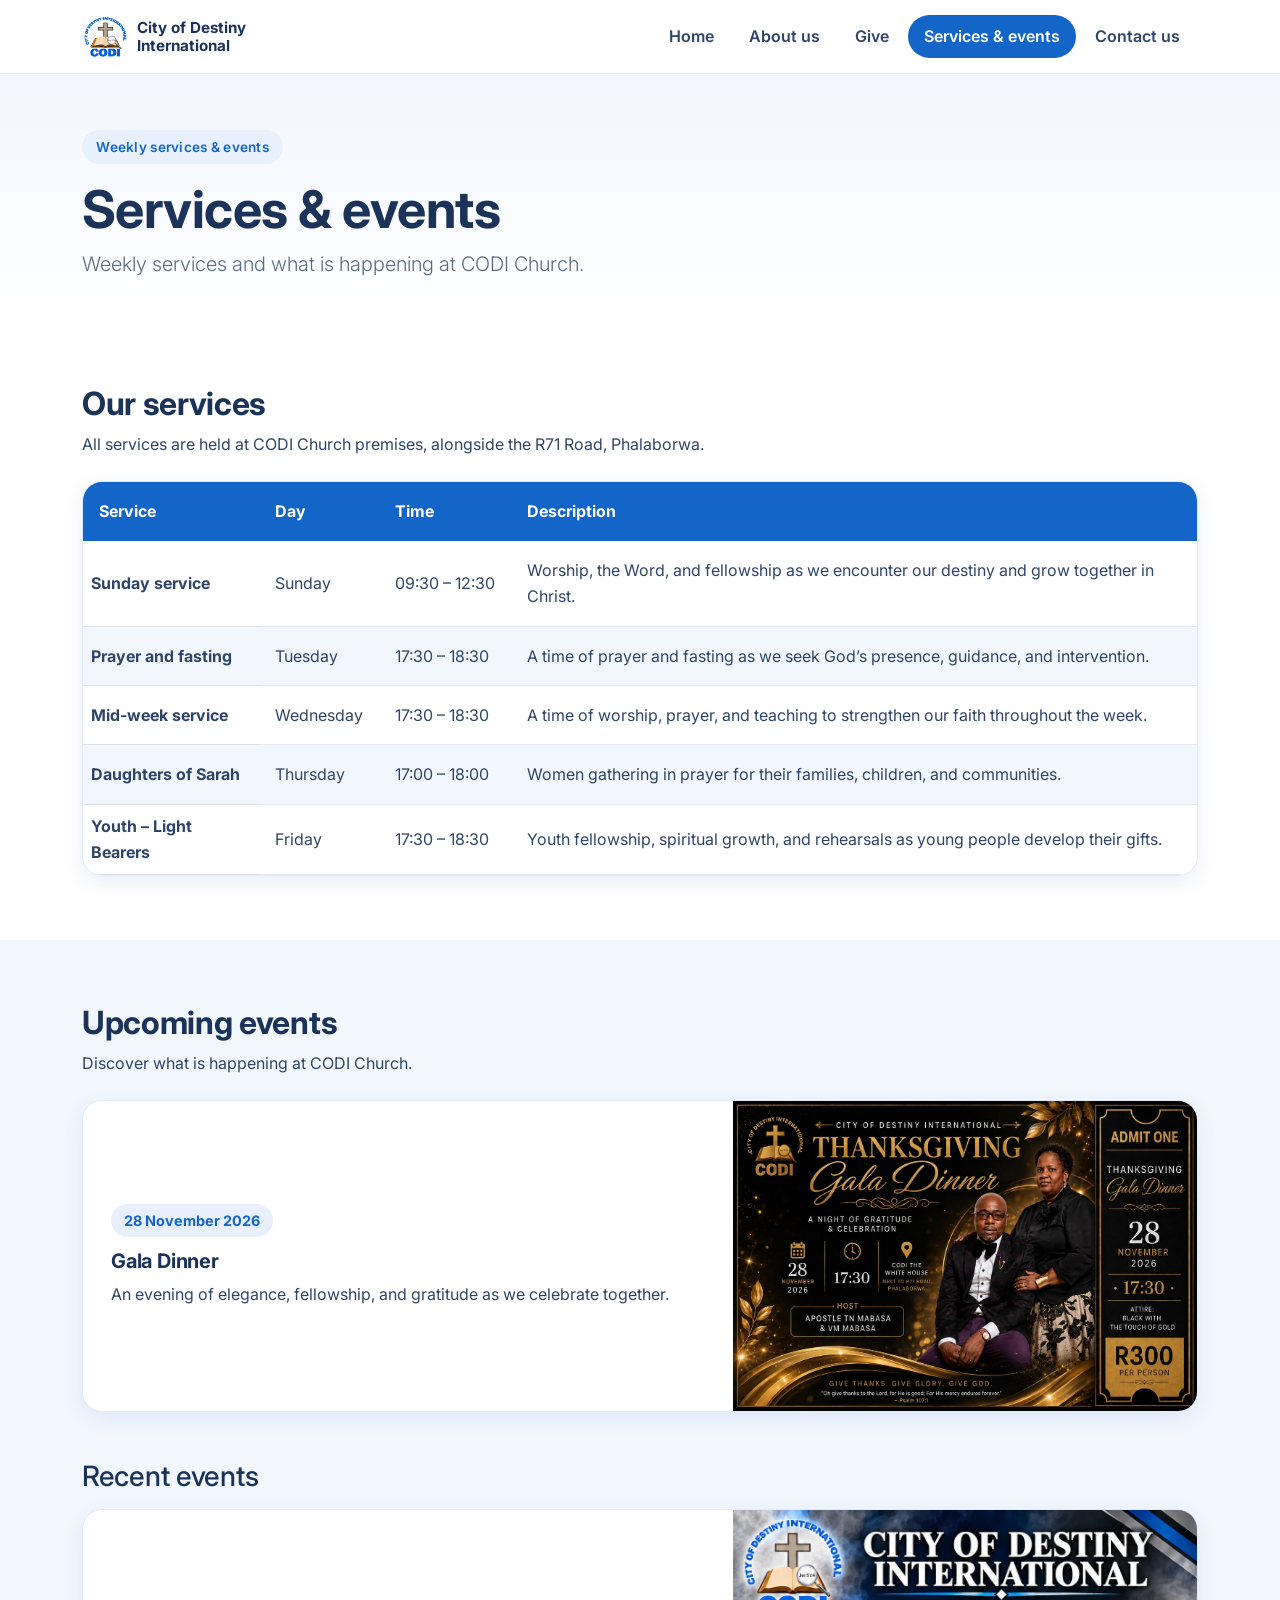
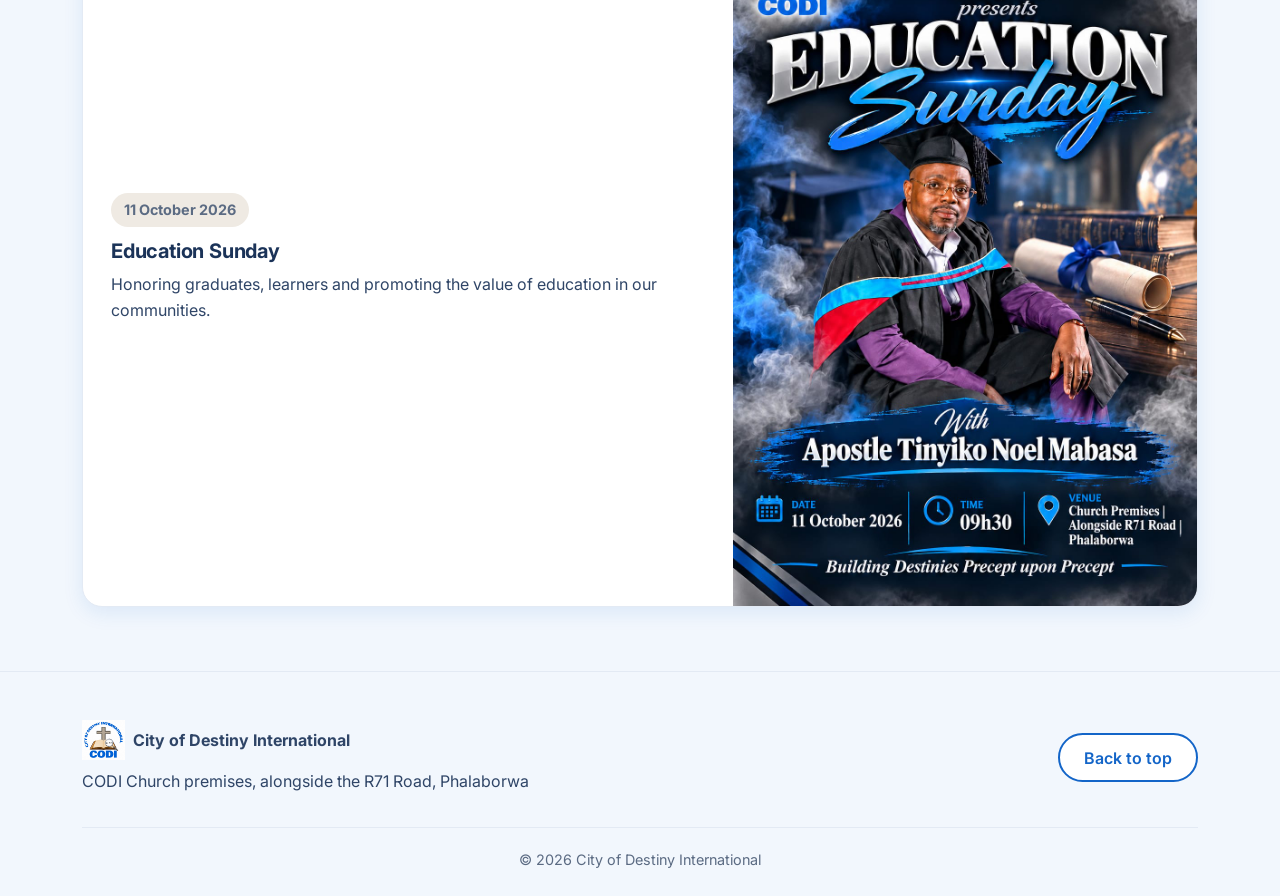
<file: services.html>
<!DOCTYPE html>
<!-- City of Destiny International (CODI) -->
<!-- File name: services.html -->
<html lang="en">

<head>
    <meta charset="utf-8">
    <meta name="viewport" content="width=device-width, initial-scale=1">
    <meta name="description"
        content="Weekly church services and upcoming events at City of Destiny International in Phalaborwa.">
    <meta name="author" content="NN. Kgatla">
    <title>CODI &ndash; Services &amp; events</title>
    <link rel="icon" href="images/logo.jpeg">
    <link rel="preconnect" href="https://fonts.googleapis.com">
    <link rel="preconnect" href="https://fonts.gstatic.com" crossorigin>
    <link rel="stylesheet"
        href="https://fonts.googleapis.com/css2?family=Inter:wght@400;500;600;700;800&amp;display=swap">
    <link rel="stylesheet" href="bootstrap/css/bootstrap.min.css">
    <link rel="stylesheet" href="css/codi.css">
</head>

<body>
    <a class="visually-hidden-focusable" href="#main">Skip to main content</a>

    <!-- Navigation -->
    <nav class="navbar navbar-expand-lg sticky-top codi-navbar">
        <div class="container">
            <a class="navbar-brand d-flex align-items-center" href="index.html">
                <img class="brand-logo me-2" src="images/logo.jpeg" alt="CODI Church logo" width="1302" height="1208">
                <span class="brand-name">City of Destiny International</span>
            </a>
            <button class="navbar-toggler" type="button" data-bs-toggle="collapse" data-bs-target="#main-nav"
                aria-controls="main-nav" aria-expanded="false" aria-label="Toggle navigation">
                <span class="navbar-toggler-icon"></span>
            </button>
            <div class="collapse navbar-collapse" id="main-nav">
                <ul class="navbar-nav ms-auto">
                    <li class="nav-item"><a class="nav-link" href="index.html">Home</a></li>
                    <li class="nav-item"><a class="nav-link" href="about.html">About us</a></li>
                    <li class="nav-item"><a class="nav-link" href="give.html">Give</a></li>
                    <li class="nav-item"><a class="nav-link active" aria-current="page" href="services.html">Services
                            &amp; events</a></li>
                    <li class="nav-item"><a class="nav-link" href="contact.html">Contact us</a></li>
                </ul>
            </div>
        </div>
    </nav>

    <main id="main">
        <header class="page-hero">
            <div class="container">
                <span class="eyebrow">Weekly services &amp; events</span>
                <h1>Services &amp; events</h1>
                <p class="lead mb-0">Weekly services and what is happening at CODI Church.</p>
            </div>
        </header>

        <!-- Church services -->
        <section class="section" id="services">
            <div class="container">
                <h2 class="mb-2">Our services</h2>
                <p class="mb-4">
                    All services are held at CODI Church premises, alongside the
                    R71 Road, Phalaborwa.
                </p>

                <div class="table-card">
                    <div class="table-responsive">
                        <table class="table codi-table align-middle">
                            <caption class="visually-hidden">Weekly church services</caption>
                            <thead>
                                <tr>
                                    <th scope="col">Service</th>
                                    <th scope="col">Day</th>
                                    <th scope="col">Time</th>
                                    <th scope="col">Description</th>
                                </tr>
                            </thead>
                            <tbody>
                                <tr>
                                    <th scope="row">Sunday service</th>
                                    <td>Sunday</td>
                                    <td class="text-nowrap">09:30 &ndash; 12:30</td>
                                    <td>Worship, the Word, and fellowship as we encounter our destiny and grow together
                                        in Christ.</td>
                                </tr>
                                <tr>
                                    <th scope="row">Prayer and fasting</th>
                                    <td>Tuesday</td>
                                    <td class="text-nowrap">17:30 &ndash; 18:30</td>
                                    <td>A time of prayer and fasting as we seek God&rsquo;s presence, guidance, and
                                        intervention.</td>
                                </tr>
                                <tr>
                                    <th scope="row">Mid-week service</th>
                                    <td>Wednesday</td>
                                    <td class="text-nowrap">17:30 &ndash; 18:30</td>
                                    <td>A time of worship, prayer, and teaching to strengthen our faith throughout the
                                        week.</td>
                                </tr>
                                <tr>
                                    <th scope="row">Daughters of Sarah</th>
                                    <td>Thursday</td>
                                    <td class="text-nowrap">17:00 &ndash; 18:00</td>
                                    <td>Women gathering in prayer for their families, children, and communities.</td>
                                </tr>
                                <tr>
                                    <th scope="row">Youth &ndash; Light Bearers</th>
                                    <td>Friday</td>
                                    <td class="text-nowrap">17:30 &ndash; 18:30</td>
                                    <td>Youth fellowship, spiritual growth, and rehearsals as young people develop their
                                        gifts.</td>
                                </tr>
                            </tbody>
                        </table>
                    </div>
                </div>
            </div>
        </section>

        <!-- Events -->
        <section class="section section-alt" id="upcoming-events">
            <div class="container">
                <h2 class="mb-2">Upcoming events</h2>
                <p class="mb-4">Discover what is happening at CODI Church.</p>

                <article class="card-soft event-card mb-5">
                    <div class="row g-0 align-items-center">

                        <div class="col-md-7">
                            <div class="event-body">
                                <span class="date-chip">28 November 2026</span>
                                <h3>Gala Dinner</h3>
                                <p class="mb-0">
                                    An evening of elegance, fellowship, and gratitude
                                    as we celebrate together.
                                </p>
                            </div>
                        </div>
                        <div class="col-md-5">
                            <img src="images/galaDinner.jpeg" alt="Gala Dinner poster"
                                loading="lazy">
                        </div>
                    </div>
                </article>

                <h2 class="h3 mb-3">Recent events</h2>

                <article class="card-soft event-card" id="education-event">
                    <div class="row g-0 align-items-center">
                        <div class="col-md-7">
                            <div class="event-body">
                                <span class="date-chip date-chip-past">11 October 2026</span>
                                <h3>Education Sunday</h3>
                                <p class="mb-0">
                                    Honoring graduates, learners and promoting the value of
                                    education in our communities.
                                </p>
                            </div>
                        </div>
                        <div class="col-md-5">
                            <img src="images/educationSunday1.jpeg"
                                alt="Education Sunday poster" loading="lazy">
                        </div>
                    </div>
                </article>
            </div>
        </section>

    </main>

    <!-- Footer -->
    <footer class="codi-footer">
        <div class="container">
            <div class="row g-4 align-items-center">
                <div class="col-md-6">
                    <div class="d-flex align-items-center mb-2">
                        <img class="footer-logo me-2" src="images/logo.jpeg" alt="" width="1302" height="1208">
                        <strong>City of Destiny International</strong>
                    </div>
                    <address class="mb-0">CODI Church premises, alongside the R71 Road, Phalaborwa</address>
                </div>
                <div class="col-md-6 text-md-end">
                    <a class="btn btn-codi-outline" href="#main">Back to top</a>
                </div>
            </div>
            <p class="footer-note">&copy; 2026 City of Destiny International</p>
        </div>
    </footer>

    <script src="bootstrap/js/bootstrap.bundle.min.js"></script>
</body>

</html>
</file>
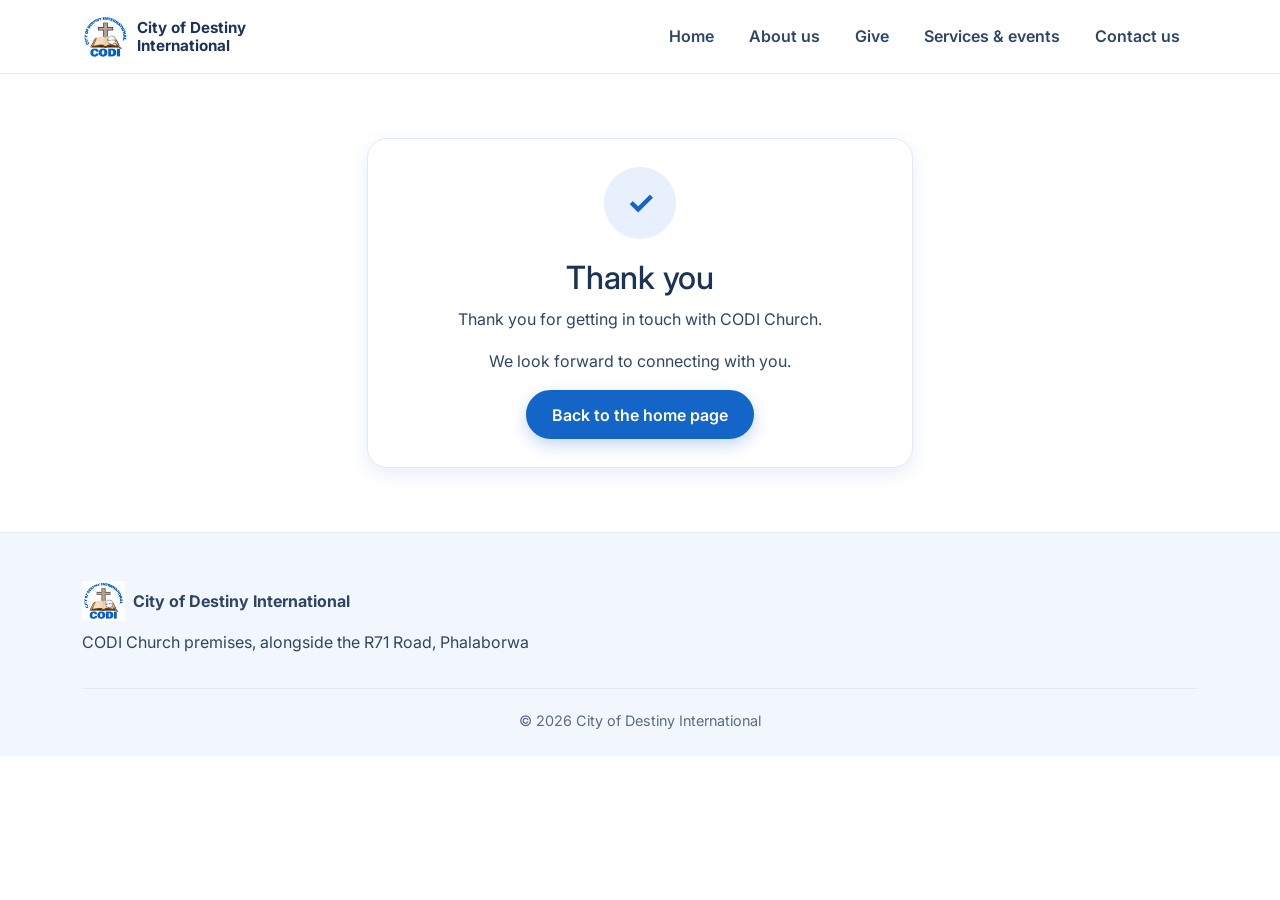
<file: success.html>
<!DOCTYPE html>
<!-- City of Destiny International (CODI) -->
<!-- File name: success.html -->
<html lang="en">

<head>
    <meta charset="utf-8">
    <meta name="viewport" content="width=device-width, initial-scale=1">
    <meta name="description" content="Thank you for contacting City of Destiny International.">
    <meta name="author" content="NN. Kgatla">
    <title>CODI &ndash; Thank you</title>
    <link rel="icon" href="images/logo.jpeg">
    <link rel="preconnect" href="https://fonts.googleapis.com">
    <link rel="preconnect" href="https://fonts.gstatic.com" crossorigin>
    <link rel="stylesheet"
        href="https://fonts.googleapis.com/css2?family=Inter:wght@400;500;600;700;800&amp;display=swap">
    <link rel="stylesheet" href="bootstrap/css/bootstrap.min.css">
    <link rel="stylesheet" href="css/codi.css">
</head>

<body>
    <a class="visually-hidden-focusable" href="#main">Skip to main content</a>

    <!-- Navigation -->
    <nav class="navbar navbar-expand-lg sticky-top codi-navbar">
        <div class="container">
            <a class="navbar-brand d-flex align-items-center" href="index.html">
                <img class="brand-logo me-2" src="images/logo.jpeg" alt="CODI Church logo" width="1302" height="1208">
                <span class="brand-name">City of Destiny International</span>
            </a>
            <button class="navbar-toggler" type="button" data-bs-toggle="collapse" data-bs-target="#main-nav"
                aria-controls="main-nav" aria-expanded="false" aria-label="Toggle navigation">
                <span class="navbar-toggler-icon"></span>
            </button>
            <div class="collapse navbar-collapse" id="main-nav">
                <ul class="navbar-nav ms-auto">
                    <li class="nav-item"><a class="nav-link" href="index.html">Home</a></li>
                    <li class="nav-item"><a class="nav-link" href="about.html">About us</a></li>
                    <li class="nav-item"><a class="nav-link" href="give.html">Give</a></li>
                    <li class="nav-item"><a class="nav-link" href="services.html">Services &amp; events</a></li>
                    <li class="nav-item"><a class="nav-link" href="contact.html">Contact us</a></li>
                </ul>
            </div>
        </div>
    </nav>

    <main id="main">
        <section class="section">
            <div class="container">
                <div class="row justify-content-center">
                    <div class="col-md-8 col-lg-6">
                        <div class="card-soft text-center" id="thank-you">
                            <div class="success-icon" aria-hidden="true">&#10003;</div>
                            <h1 class="h2">Thank you</h1>
                            <p>Thank you for getting in touch with CODI Church.</p>
                            <p>We look forward to connecting with you.</p>
                            <a class="btn btn-codi" href="index.html">Back to the home page</a>
                        </div>
                    </div>
                </div>
            </div>
        </section>

    </main>

    <!-- Footer -->
    <footer class="codi-footer">
        <div class="container">
            <div class="row g-4 align-items-center">
                <div class="col-md-6">
                    <div class="d-flex align-items-center mb-2">
                        <img class="footer-logo me-2" src="images/logo.jpeg" alt="" width="1302" height="1208">
                        <strong>City of Destiny International</strong>
                    </div>
                    <address class="mb-0">CODI Church premises, alongside the R71 Road, Phalaborwa</address>
                </div>
            </div>
            <p class="footer-note">&copy; 2026 City of Destiny International</p>
        </div>
    </footer>

    <script src="bootstrap/js/bootstrap.bundle.min.js"></script>
</body>

</html>
</file>
<file: css/codi.css>
/*
    City of Destiny International (CODI) website
    File name: codi.css
    Loaded AFTER Bootstrap 5 (bootstrap/css/bootstrap.min.css)
*/

/* =========================================
   DESIGN TOKENS (taken from the CODI logo)
   ========================================= */

:root {
    --codi-blue: #1365C8;
    /* "CODI" lettering */
    --codi-blue-dark: #0E4F9F;
    --codi-navy: #2F4567;
    /* logo outline: body text */
    --codi-ink: #1B3358;
    /* headings */
    --codi-muted: #5B6B83;
    --codi-sky: #F2F7FD;
    /* pale blue wash */
    --codi-sky-2: #E7F0FC;
    --codi-cream: #FBF3E6;
    /* light parchment */
    --codi-parchment: #F3DCBC;
    /* Bible pages */
    --codi-taupe: #B5A897;
    /* cross */
    --codi-line: #E3EAF4;
    --codi-radius: 20px;
    --codi-radius-lg: 28px;
    --codi-shadow: 0 6px 20px rgba(19, 101, 200, 0.10);
    --codi-shadow-lg: 0 18px 40px rgba(19, 101, 200, 0.18);

    /* Make Bootstrap's own colours follow the logo */
    --bs-primary: #1365C8;
    --bs-primary-rgb: 19, 101, 200;
    --bs-body-color: #2F4567;
    --bs-link-color: #1365C8;
    --bs-link-hover-color: #0E4F9F;
}


/* =========================================
   BASE
   ========================================= */

html {
    scroll-behavior: smooth;
    scroll-padding-top: 90px;
    /* sticky navbar */
}

body {
    background-color: #FFFFFF;
    color: var(--codi-navy);
    font-family: "Inter", system-ui, -apple-system, "Segoe UI", Roboto, Arial, sans-serif;
    line-height: 1.65;
}

h1,
h2,
h3,
h4,
h5 {
    color: var(--codi-ink);
    font-weight: 700;
    letter-spacing: -0.01em;
}

h1 {
    font-size: clamp(2rem, 4.5vw, 3.25rem);
    line-height: 1.15;
}

h2 {
    font-size: clamp(1.5rem, 3vw, 2rem);
}

h3 {
    font-size: 1.25rem;
}

h4 {
    font-size: 1.05rem;
}

a {
    color: var(--codi-blue);
}

a:hover {
    color: var(--codi-blue-dark);
}

.lead {
    color: var(--codi-muted);
}

.section {
    padding: 4rem 0;
}

.section-alt {
    background-color: var(--codi-sky);
}

/* Small label above a heading */
.eyebrow {
    display: inline-block;
    margin-bottom: 1rem;
    padding: 0.35rem 0.9rem;
    border-radius: 50rem;
    background-color: var(--codi-sky-2);
    color: var(--codi-blue);
    font-size: 0.85rem;
    font-weight: 600;
    letter-spacing: 0.02em;
}


/* =========================================
   NAVBAR
   ========================================= */

.codi-navbar {
    padding: 0.6rem 0;
    background-color: rgba(255, 255, 255, 0.9);
    -webkit-backdrop-filter: blur(10px);
    backdrop-filter: blur(10px);
    border-bottom: 1px solid var(--codi-line);
}

.codi-navbar .navbar-brand {
    white-space: normal;
    color: var(--codi-ink);
    font-weight: 700;
    line-height: 1.15;
}

.brand-logo {
    width: auto;
    height: 44px;
}

.brand-name {
    display: inline-block;
    max-width: 12rem;
    font-size: 0.95rem;
}

.codi-navbar .navbar-nav .nav-link {
    margin: 0.15rem 0.1rem;
    padding: 0.5rem 1rem;
    border-radius: 50rem;
    color: var(--codi-navy);
    font-weight: 600;
}

.codi-navbar .navbar-nav .nav-link:hover {
    background-color: var(--codi-sky-2);
    color: var(--codi-blue);
}

.codi-navbar .navbar-nav .nav-link.active {
    background-color: var(--codi-blue);
    color: #FFFFFF;
}

/* Hamburger button. Bootstrap 5.0/5.1 only draw the border and the three
   lines inside .navbar-light, so they are set here for every version. */
.codi-navbar .navbar-toggler {
    padding: 0.4rem 0.65rem;
    border: 1px solid #CBD7E8;
    border-radius: 12px;
}

.codi-navbar .navbar-toggler:focus {
    box-shadow: 0 0 0 0.25rem rgba(19, 101, 200, 0.15);
}

.codi-navbar .navbar-toggler-icon {
    background-image: url("data:image/svg+xml,%3csvg xmlns='http://www.w3.org/2000/svg' viewBox='0 0 30 30'%3e%3cpath stroke='%232F4567' stroke-linecap='round' stroke-miterlimit='10' stroke-width='2' d='M4 7h22M4 15h22M4 23h22'/%3e%3c/svg%3e");
}



/* =========================================
   BUTTONS
   ========================================= */

.btn-codi,
.btn-codi-outline {
    padding: 0.65rem 1.5rem;
    border-width: 2px;
    border-style: solid;
    border-radius: 50rem;
    font-weight: 600;
}

.btn-codi {
    background-color: var(--codi-blue);
    border-color: var(--codi-blue);
    box-shadow: 0 6px 16px rgba(19, 101, 200, 0.25);
    color: #FFFFFF;
}

.btn-codi:hover,
.btn-codi:focus {
    background-color: var(--codi-blue-dark);
    border-color: var(--codi-blue-dark);
    color: #FFFFFF;
}

.btn-codi-outline {
    background-color: #FFFFFF;
    border-color: var(--codi-blue);
    color: var(--codi-blue);
}

.btn-codi-outline:hover,
.btn-codi-outline:focus {
    background-color: var(--codi-blue);
    border-color: var(--codi-blue);
    color: #FFFFFF;
}


/* =========================================
   CARDS
   ========================================= */

.card-soft {
    height: 100%;
    padding: 1.75rem;
    border: 1px solid var(--codi-line);
    border-radius: var(--codi-radius);
    background-color: #FFFFFF;
    box-shadow: var(--codi-shadow);
}

.card-cream {
    background-color: var(--codi-cream);
    border-color: var(--codi-parchment);
}

.card-sky {
    background-color: var(--codi-sky);
    border-color: var(--codi-sky-2);
}

/* Whole card is a link (Bootstrap stretched-link) */
.card-link {
    position: relative;
    transition: transform 0.2s ease, box-shadow 0.2s ease;
}

.card-link:hover {
    transform: translateY(-4px);
    box-shadow: var(--codi-shadow-lg);
}

.card-link h3 a {
    color: var(--codi-ink);
    text-decoration: none;
}

.card-link .arrow {
    display: inline-block;
    margin-top: 0.5rem;
    color: var(--codi-blue);
    font-weight: 700;
}

.info-label {
    margin-bottom: 0.25rem;
    color: var(--codi-muted);
    font-size: 0.85rem;
    font-weight: 600;
    text-transform: uppercase;
    letter-spacing: 0.06em;
}

.info-value {
    margin-bottom: 0.25rem;
    color: var(--codi-ink);
    font-size: 1.35rem;
    font-weight: 700;
    line-height: 1.3;
}


/* =========================================
   HERO (home) AND PAGE HEADERS
   ========================================= */

.hero {
    padding: 4rem 0 4.5rem;
    background-image: radial-gradient(circle at 90% 0%, var(--codi-sky-2) 0%, rgba(231, 240, 252, 0) 55%),
        linear-gradient(180deg, var(--codi-sky) 0%, #FFFFFF 100%);
}

.hero-photo {
    position: relative;
}

/* Parchment block behind the photo */
.hero-photo::before {
    content: "";
    position: absolute;
    top: 18px;
    right: -10px;
    bottom: -14px;
    left: 18px;
    border-radius: var(--codi-radius-lg);
    background-color: var(--codi-parchment);
}

.hero-photo img {
    position: relative;
    width: 100%;
    aspect-ratio: 4 / 3;
    border-radius: var(--codi-radius-lg);
    box-shadow: var(--codi-shadow-lg);
    object-fit: cover;
}

.hero-chip {
    position: absolute;
    bottom: 16px;
    left: 16px;
    padding: 0.7rem 1rem;
    border-radius: 16px;
    background-color: #FFFFFF;
    box-shadow: var(--codi-shadow-lg);
    line-height: 1.3;
}

.hero-chip small {
    display: block;
    color: var(--codi-muted);
    font-weight: 600;
}

.hero-chip strong {
    color: var(--codi-ink);
}

.page-hero {
    padding: 3.5rem 0 2.5rem;
    background-image: linear-gradient(180deg, var(--codi-sky) 0%, #FFFFFF 100%);
}


/* =========================================
   ABOUT PAGE
   ========================================= */

.pastor-card {
    padding: 2rem;
    border: 1px solid var(--codi-line);
    border-radius: var(--codi-radius-lg);
    background-image: linear-gradient(135deg, var(--codi-sky) 0%, #FFFFFF 70%);
    box-shadow: var(--codi-shadow);
    text-align: center;
}

/* Reference point for the absolutely positioned names and title */
#pastor-photo {
    position: relative;
}

#pastor-photo img {
    display: block;
    width: 300px;
    max-width: 100%;
    height: auto;
    margin: 0 auto;
    border: 4px solid #FFFFFF;
    border-radius: var(--codi-radius);
    box-shadow: var(--codi-shadow-lg);
}

#pastor-photo h2 {
    margin: 0;
    color: var(--codi-ink);
    font-size: 3.5rem;
    font-weight: 800;
    line-height: 1.1;
}

/* First name on the left of the photo */
#pastor-first-name {
    position: absolute;
    top: 30%;
    left: 0;
    width: 35%;
    text-align: right;
}

/* Surname on the right of the photo */
#pastor-last-name {
    position: absolute;
    top: 30%;
    right: 0;
    width: 35%;
    text-align: left;
}

/* Title at the bottom right of the photo */
#pastor-title {
    position: absolute;
    bottom: 0;
    left: 50%;
    margin: 0 0 0 165px;
    color: var(--codi-navy);
    text-align: left;
    line-height: 1.3;
}

#pastor-title strong {
    color: var(--codi-blue);
    font-size: 1.3em;
}

.pastor-bio {
    max-width: 45em;
    margin: 25px auto 0 auto;
}

/* Below the large breakpoint there is no room beside the photo,
   so name, photo, title and bio stack in the centre */
@media (max-width: 991.98px) {

    #pastor-photo h2 {
        margin-bottom: 1.25rem;
        font-size: clamp(2rem, 7vw, 2.75rem);
    }

    #pastor-first-name,
    #pastor-last-name,
    #pastor-title {
        position: static;
        width: auto;
        text-align: center;
    }

    #pastor-title {
        margin: 1rem 0 0 0;
    }
}

.quote-card {
    margin: 1.5rem 0;
    padding: 1.5rem 1.75rem;
    border-left: 5px solid var(--codi-taupe);
    border-radius: 0 var(--codi-radius) var(--codi-radius) 0;
    background-color: var(--codi-cream);
}

.quote-card blockquote {
    margin: 0 0 0.5rem 0;
    color: var(--codi-ink);
    font-size: 1.25rem;
    font-style: italic;
}

.quote-card figcaption {
    color: var(--codi-muted);
    font-weight: 600;
}

.mandate-list {
    margin: 0 0 1.5rem 0;
    padding: 0;
    list-style: none;
}

.mandate-list li {
    position: relative;
    margin-bottom: 0.75rem;
    padding-left: 1.75rem;
}

.mandate-list li::before {
    content: "";
    position: absolute;
    top: 0.6em;
    left: 0;
    width: 0.65rem;
    height: 0.65rem;
    border-radius: 50%;
    background-color: var(--codi-blue);
}


/* =========================================
   SERVICES PAGE
   ========================================= */

.table-card {
    overflow: hidden;
    border: 1px solid var(--codi-line);
    border-radius: var(--codi-radius);
    box-shadow: var(--codi-shadow);
}

.codi-table {
    margin-bottom: 0;
    color: var(--codi-navy);
}

.codi-table thead th {
    padding: 1rem;
    border: 0;
    background-color: var(--codi-blue);
    color: #FFFFFF;
    white-space: nowrap;
}

.codi-table td {
    padding: 1rem;
    border-color: var(--codi-line);
}

.codi-table tbody tr:nth-child(even) {
    background-color: var(--codi-sky);
}

.event-card {
    overflow: hidden;
    padding: 0;
}

.event-card img {
    width: 100%;
    height: auto;
}

.event-body {
    padding: 1.75rem;
}

.date-chip {
    display: inline-block;
    margin-bottom: 0.75rem;
    padding: 0.3rem 0.8rem;
    border-radius: 50rem;
    background-color: var(--codi-sky-2);
    color: var(--codi-blue);
    font-size: 0.9rem;
    font-weight: 700;
}

.date-chip-past {
    background-color: #EFEAE3;
    color: var(--codi-muted);
}


/* =========================================
   GIVE PAGE
   ========================================= */

/* Donate / Join a ministry buttons */
.give-actions {
    display: flex;
    flex-wrap: wrap;
    align-items: center;
    justify-content: center;
    gap: 1rem;
    max-width: 40rem;
    height: auto;
    text-align: center;
}
.bank-card {
    height: 100%;
    padding: 2rem;
    border-radius: var(--codi-radius-lg);
    background-image: linear-gradient(135deg, var(--codi-blue) 0%, var(--codi-navy) 100%);
    box-shadow: var(--codi-shadow-lg);
    color: #FFFFFF;
}

.bank-card h3,
.bank-card h4 {
    color: #FFFFFF;
}

.bank-card p {
    color: rgba(255, 255, 255, 0.85);
}

.bank-details {
    margin: 1.5rem 0 0 0;
}

.bank-row {
    display: flex;
    justify-content: space-between;
    gap: 1rem;
    padding: 0.7rem 0;
    border-bottom: 1px solid rgba(255, 255, 255, 0.25);
}

.bank-row dt {
    font-weight: 500;
    color: rgba(255, 255, 255, 0.75);
}

.bank-row dd {
    margin: 0;
    font-weight: 700;
    letter-spacing: 0.03em;
    text-align: right;
}

.person {
    margin-bottom: 0.25rem;
    color: var(--codi-ink);
    font-weight: 700;
}


/* =========================================
   CONTACT PAGE
   ========================================= */

.form-section {
    margin: 0 0 1.25rem 0;
    padding: 1.25rem 1.25rem 0.75rem 1.25rem;
    border: 1px solid var(--codi-line);
    border-radius: 16px;
    background-color: #FFFFFF;
}

.form-section legend {
    float: none;
    width: auto;
    margin-bottom: 0.75rem;
    padding: 0 0.5rem;
    color: var(--codi-blue);
    font-size: 1rem;
    font-weight: 700;
}

.form-label {
    color: var(--codi-ink);
    font-weight: 600;
}

.form-control,
.form-select {
    padding: 0.65rem 0.9rem;
    border: 1px solid #CBD7E8;
    border-radius: 12px;
}

.form-control:focus,
.form-select:focus {
    border-color: var(--codi-blue);
    box-shadow: 0 0 0 0.25rem rgba(19, 101, 200, 0.15);
}

.form-check-input:checked {
    background-color: var(--codi-blue);
    border-color: var(--codi-blue);
}

.form-check-input:focus {
    border-color: var(--codi-blue);
    box-shadow: 0 0 0 0.25rem rgba(19, 101, 200, 0.15);
}

/* Send / Clear buttons */
.form-actions {
    display: flex;
    flex-wrap: wrap;
    gap: 0.75rem;
}

.photo-tile {
    width: 100%;
    aspect-ratio: 4 / 3;
    border-radius: 16px;
    box-shadow: var(--codi-shadow);
    object-fit: cover;
}

.photo-caption {
    margin-top: 0.4rem;
    color: var(--codi-muted);
    font-size: 0.9rem;
    font-weight: 600;
    text-align: center;
}


/* =========================================
   THANK-YOU PAGE
   ========================================= */

.success-icon {
    display: flex;
    align-items: center;
    justify-content: center;
    width: 72px;
    height: 72px;
    margin: 0 auto 1.25rem auto;
    border-radius: 50%;
    background-color: var(--codi-sky-2);
    color: var(--codi-blue);
    font-size: 2rem;
    font-weight: 700;
}


/* =========================================
   FOOTER
   ========================================= */

.codi-footer {
    padding: 3rem 0 1.5rem;
    border-top: 1px solid var(--codi-line);
    background-color: var(--codi-sky);
}

.footer-logo {
    width: auto;
    height: 40px;
}

.footer-note {
    margin: 2rem 0 0 0;
    padding-top: 1.25rem;
    border-top: 1px solid var(--codi-line);
    color: var(--codi-muted);
    font-size: 0.9rem;
    text-align: center;
}


/* =========================================
   SMALL SCREENS
   ========================================= */

@media (max-width: 575.98px) {

    .section {
        padding: 3rem 0;
    }

    .hero {
        padding: 2.5rem 0 3rem;
    }

    .pastor-card {
        padding: 1.25rem;
    }

    .card-soft,
    .bank-card {
        padding: 1.25rem;
    }

    .bank-row {
        flex-direction: column;
        gap: 0.1rem;
    }

    .bank-row dd {
        text-align: left;
    }
}
</file>
